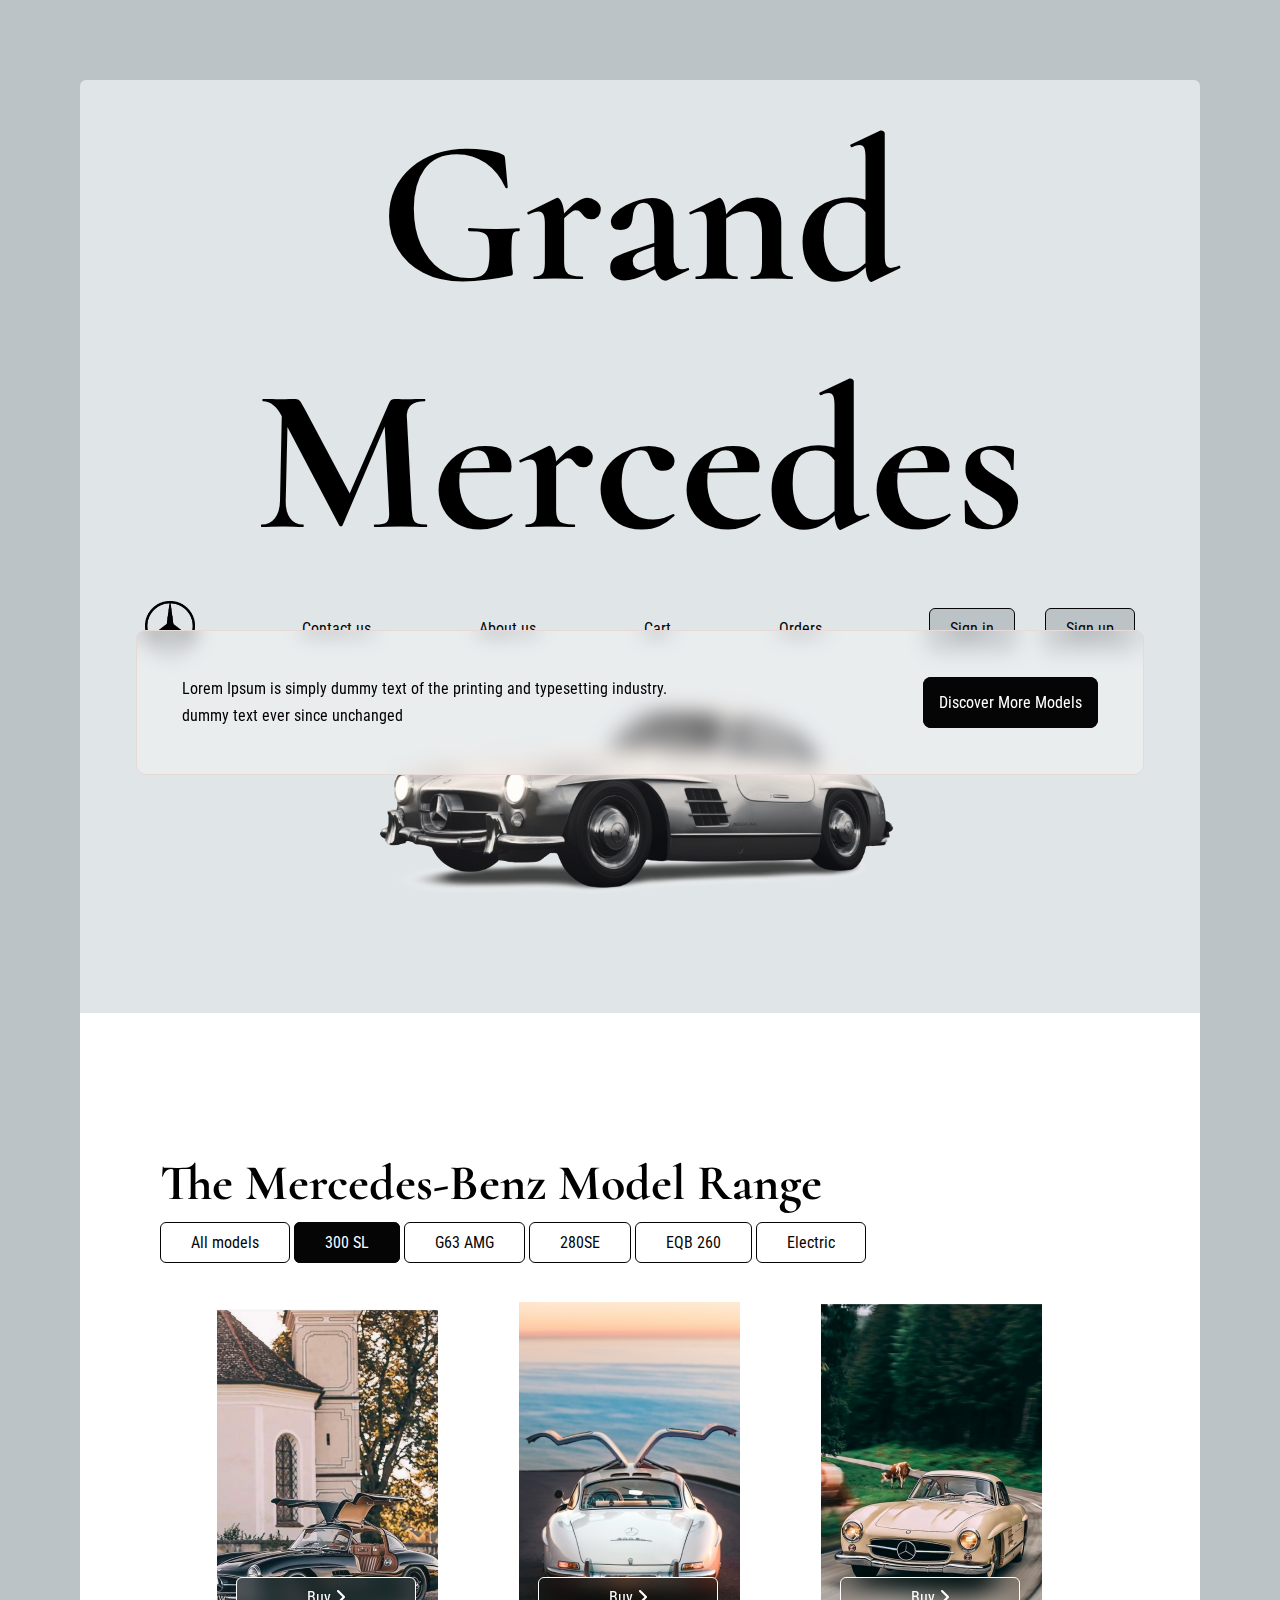
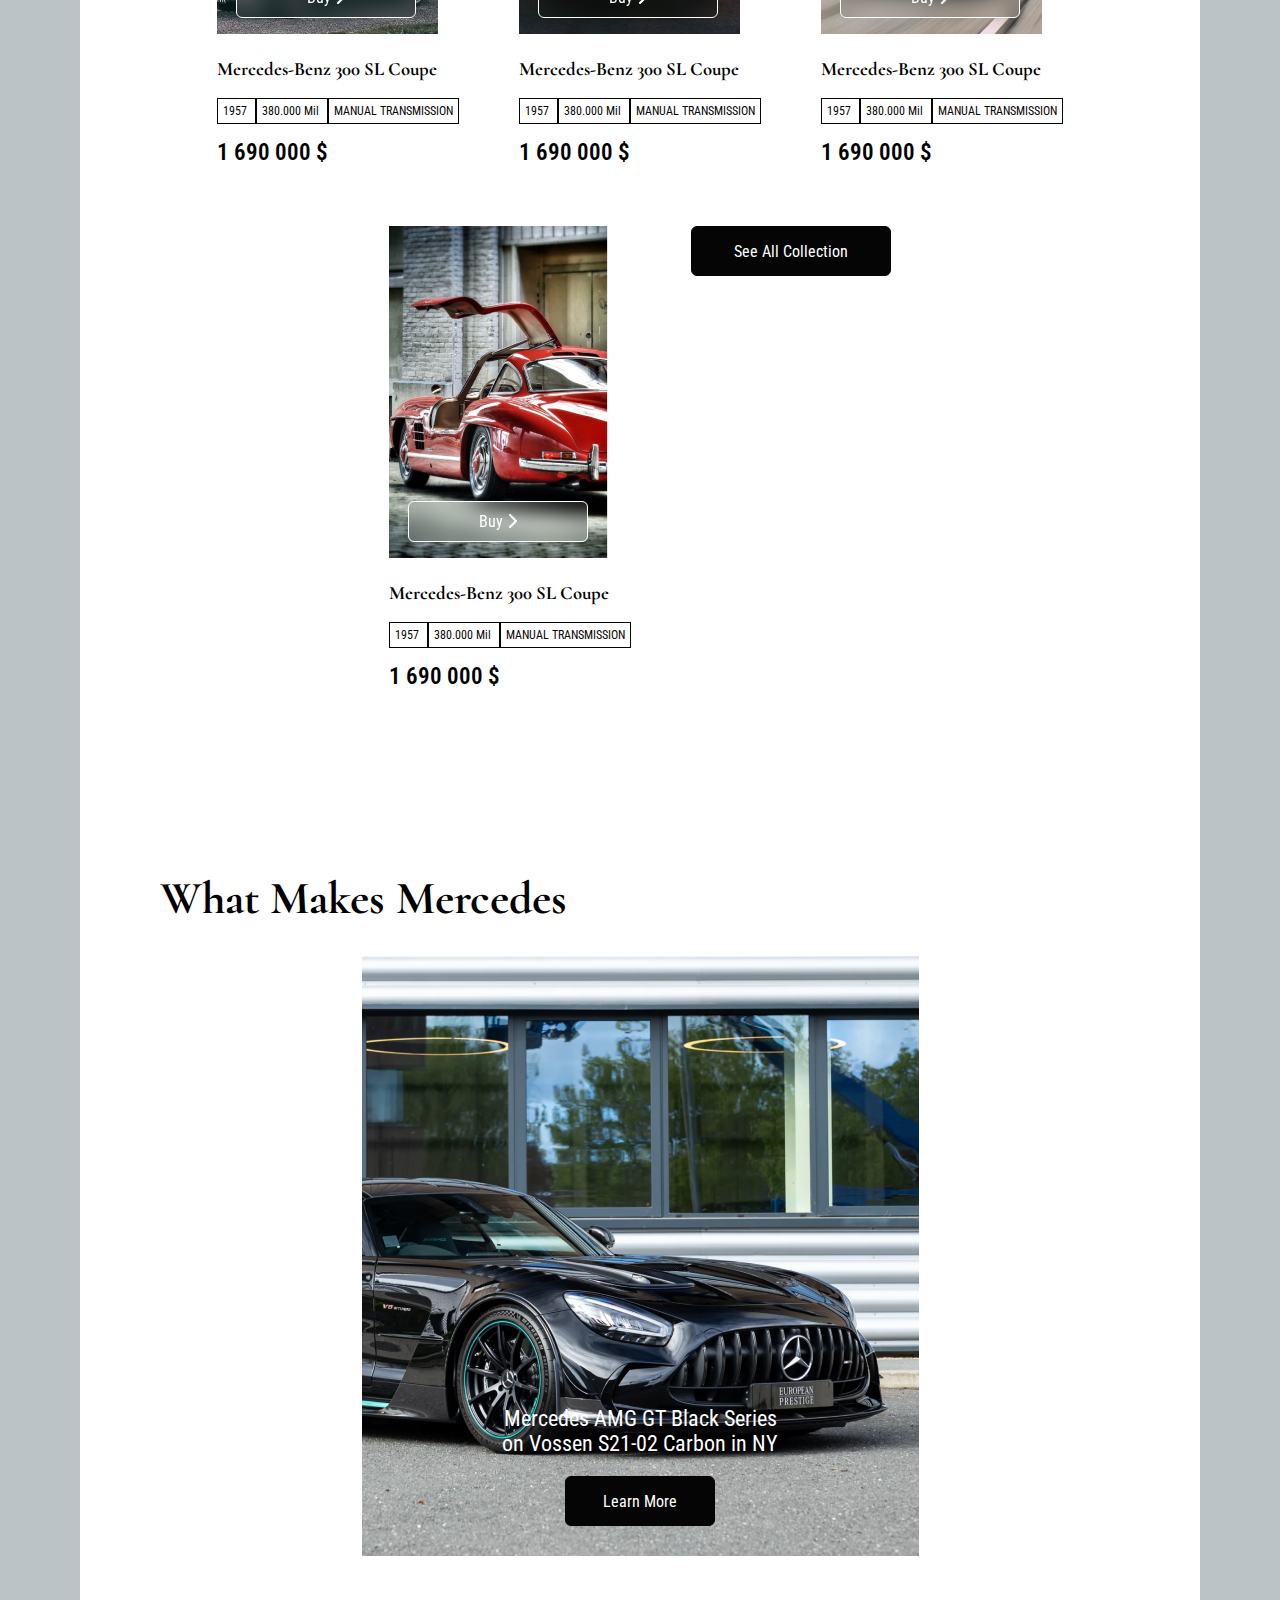
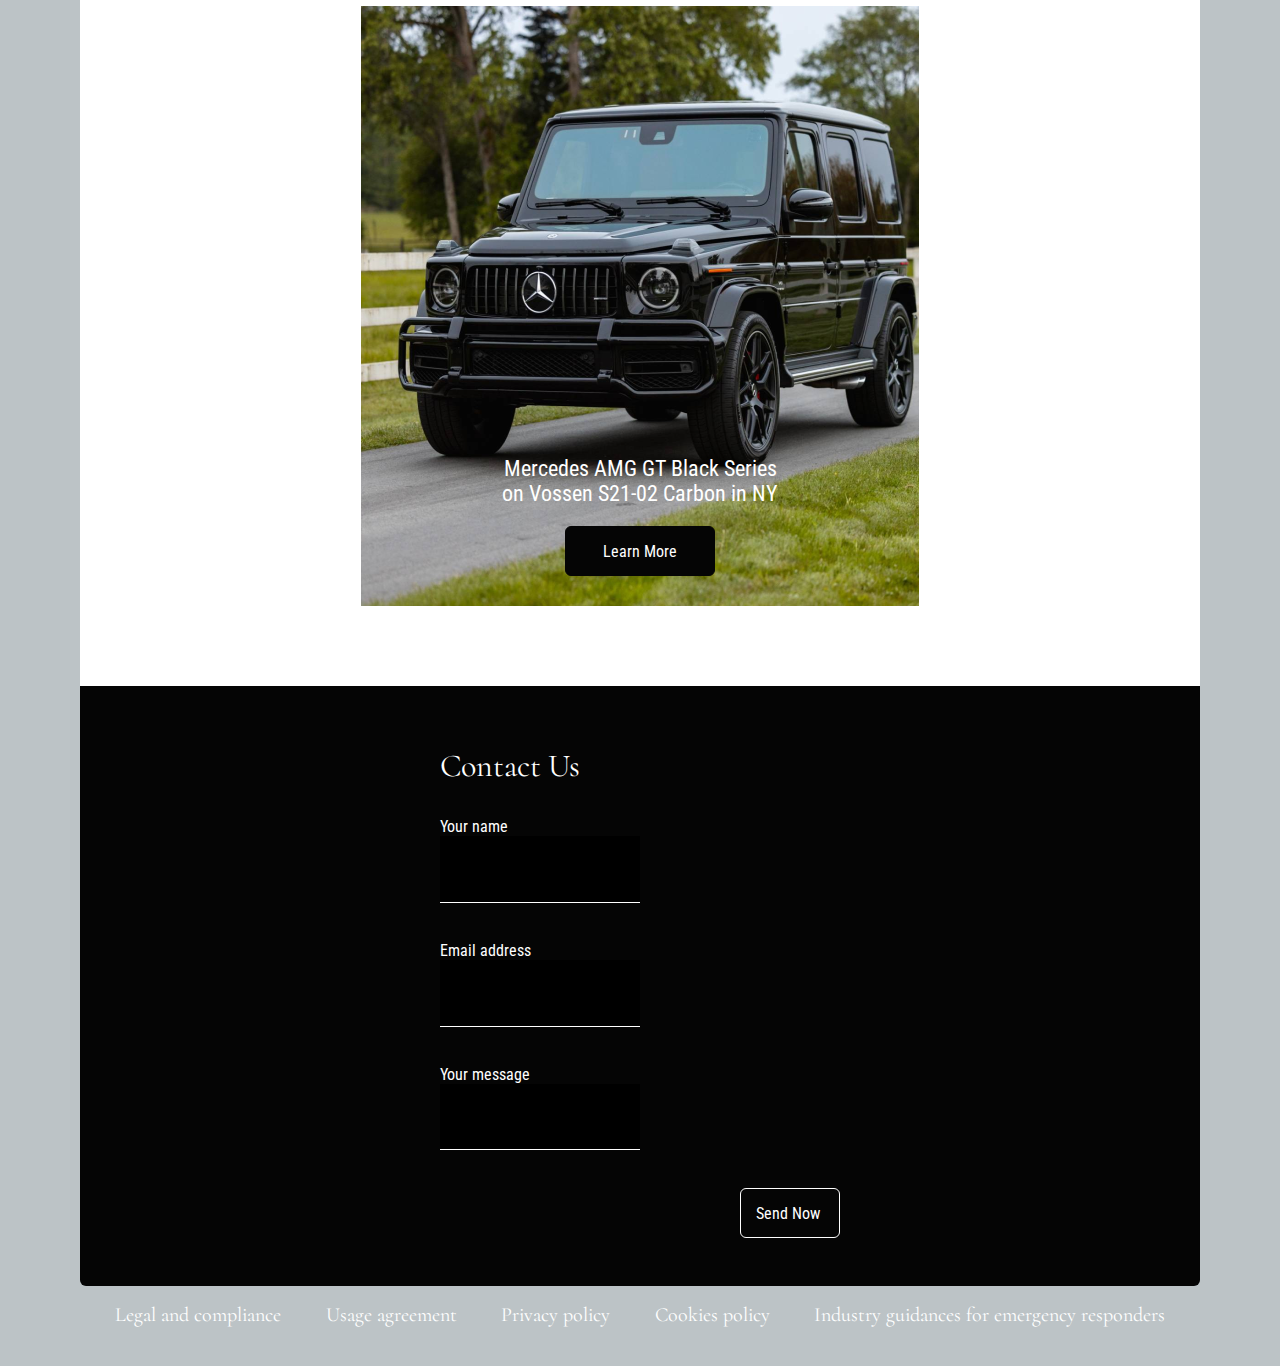
<file: index.html>
<!DOCTYPE html>
<html lang="en">

<head>
  <meta charset="UTF-8" />
  <meta name="viewport" content="width=device-width, initial-scale=1.0" />
  <title>Document</title>
  <link rel="stylesheet" href="style.css" />
  <link rel="preconnect" href="https://fonts.googleapis.com" />
  <link rel="preconnect" href="https://fonts.gstatic.com" crossorigin />
  <link href="https://fonts.googleapis.com/css2?family=Cormorant:ital,wght@0,300..700;1,300..700&display=swap"
    rel="stylesheet" />
  <link rel="preconnect" href="https://fonts.googleapis.com" />
  <link rel="preconnect" href="https://fonts.gstatic.com" crossorigin />
  <link href="https://fonts.googleapis.com/css2?family=Roboto+Condensed:ital,wght@0,100..900;1,100..900&display=swap"
    rel="stylesheet" />
  <link rel="stylesheet" href="https://cdnjs.cloudflare.com/ajax/libs/font-awesome/6.0.0-beta3/css/all.min.css" />
</head>

<body>
  <header>
    <div>
      <h1>Grand Mercedes</h1>
      <nav class="b-navbar">
        <i class="fa-solid fa-bars bars"></i>
        <span class="b-mercedes"><img src="./images/logo.png" alt="" width="50px"></span>
        <ul>
          <li><a href="./index.html#contact">Contact us</a></li>
          <li><a href="./index.html#about">About us</a></li>
          <li><a href="./Basket.html">Cart</a></li>
          <li><a href="./orders.html">Orders</a></li>
        </ul>
        <div class="b-navbar-login">
          <a href="./sign-in.html">Sign in</a>
          <a href="./sign-up.html">Sign up</a>
        </div>
      </nav>
      <img src="./images/header-img.png" width="100%" alt="" />
      <div class="b-header-box">
        <div class="b-header-box-content">
          <div>
            <p>
              Lorem Ipsum is simply dummy text of the printing and typesetting
              industry. dummy text ever since unchanged
            </p>
          </div>
          <div>
            <a href="" class="b-main-btn">Discover More Models</a>
          </div>
        </div>
      </div>
    </div>
  </header>
  <section class="b-models">
    <div class="b-models-header">
      <h2>The Mercedes-Benz Model Range</h2>
    </div>
    <div class="b-models-filter">
      <a href="" class="b-second-btn">All models</a>
      <a href="" class="b-main-btn">300 SL</a>
      <a href="" class="b-second-btn">G63 AMG</a>
      <a href="" class="b-second-btn">280SE</a>
      <a href="" class="b-second-btn">EQB 260</a>
      <a href="" class="b-second-btn">Electric</a>
    </div>
    <div class="b-models-cars">
      <div class="b-models-cars-car">
        <div class="b-models-cars-car-img">
          <img src="./images/1 1.png" alt="" height="332px" width="auto" />
          <a href="./detail.html" class="b-buy-btn">Buy <i class="fa-solid fa-chevron-right"></i></a>
        </div>
        <h3>Mercedes-Benz 300 SL Coupe</h3>
        <div class="b-models-cars-info">
          <span class="b-second-btn"> 1957 </span>
          <span class="b-second-btn"> 380.000 Mil </span>
          <span class="b-second-btn"> MANUAL TRANSMISSION </span>
        </div>
        <span class="b-models-cars-infos-price">1 690 000 $</span>
      </div>
      <div class="b-models-cars-car">
        <div class="b-models-cars-car-img">
          <img src="./images/2 81.png" alt="" height="332px" width="auto" />
          <a href="./detail.html" class="b-buy-btn">Buy <i class="fa-solid fa-chevron-right"></i></a>
        </div>
        <h3>Mercedes-Benz 300 SL Coupe</h3>
        <div class="b-models-cars-info">
          <span class="b-second-btn"> 1957 </span>
          <span class="b-second-btn"> 380.000 Mil </span>
          <span class="b-second-btn"> MANUAL TRANSMISSION </span>
        </div>
        <span class="b-models-cars-infos-price">1 690 000 $</span>
      </div>
      <div class="b-models-cars-car">
        <div class="b-models-cars-car-img">
          <img src="./images/3 1.png" alt="" height="332px" width="auto" />
          <a href="./detail.html" class="b-buy-btn">Buy <i class="fa-solid fa-chevron-right"></i></a>
        </div>
        <h3>Mercedes-Benz 300 SL Coupe</h3>
        <div class="b-models-cars-info">
          <span class="b-second-btn"> 1957 </span>
          <span class="b-second-btn"> 380.000 Mil </span>
          <span class="b-second-btn"> MANUAL TRANSMISSION </span>
        </div>
        <span class="b-models-cars-infos-price">1 690 000 $</span>
      </div>
      <div class="b-models-cars-car">
        <div class="b-models-cars-car-img">
          <img src="./images/4 1.png" alt="" height="332px" width="auto" />
          <a href="./detail.html" class="b-buy-btn">Buy <i class="fa-solid fa-chevron-right"></i></a>
        </div>
        <h3>Mercedes-Benz 300 SL Coupe</h3>
        <div class="b-models-cars-info">
          <span class="b-second-btn"> 1957 </span>
          <span class="b-second-btn"> 380.000 Mil </span>
          <span class="b-second-btn"> MANUAL TRANSMISSION </span>
        </div>
        <span class="b-models-cars-infos-price">1 690 000 $</span>
      </div>
      <a href="./more.html" class="b-main-btn" "> See All Collection</a>
      </div>
    </section>

    <section class=" b-about" id="about">
        <h2>What Makes Mercedes</h2>
        <div class="b-about-cars">
          <div class="b-about-cars-car">
            <img src="./images/makes1.png" alt="" />
            <div class="b-about-link">
              <p>Mercedes AMG GT Black Series on Vossen S21-02 Carbon in NY</p>
              <a href="" class="b-main-btn">Learn More</a>
            </div>
          </div>
          <div class="b-about-cars-car">
            <img src="./images/makes2.png" alt="" />
            <div class="b-about-link">
              <p>Mercedes AMG GT Black Series on Vossen S21-02 Carbon in NY</p>
              <a href="" class="b-main-btn">Learn More</a>
            </div>
          </div>
        </div>
  </section>

  <footer>
    <div class="b-footer-header" id="contact">
      <h3 class="a-1section-h3">Contact Us</h3>
      <form id="a-1section-div-form1" class="a-forms b-forms">
        <label>Your name</label>
        <input type="text" id="fname" name="fname" /><br /><br />
        <label>Email address</label>
        <input type="text" id="fname" name="fname" /><br /><br />
        <label>Your message</label>
        <input type="text" id="fname" name="fname" /><br /><br />
      </form>
      <div class="b-footer-button-box">
        <a href="" class="b-main-btn">Send Now</a>
      </div>
    </div>
    <div class="b-footer-nav">
      <ul>
        <li><a href=""> Legal and compliance </a></li>
        <li><a href=""> Usage agreement </a></li>
        <li><a href=""> Privacy policy </a></li>
        <li><a href=""> Cookies policy </a></li>
        <li><a href=""> Industry guidances for emergency responders </a></li>
      </ul>
    </div>
  </footer>
</body>

</html>
</file>
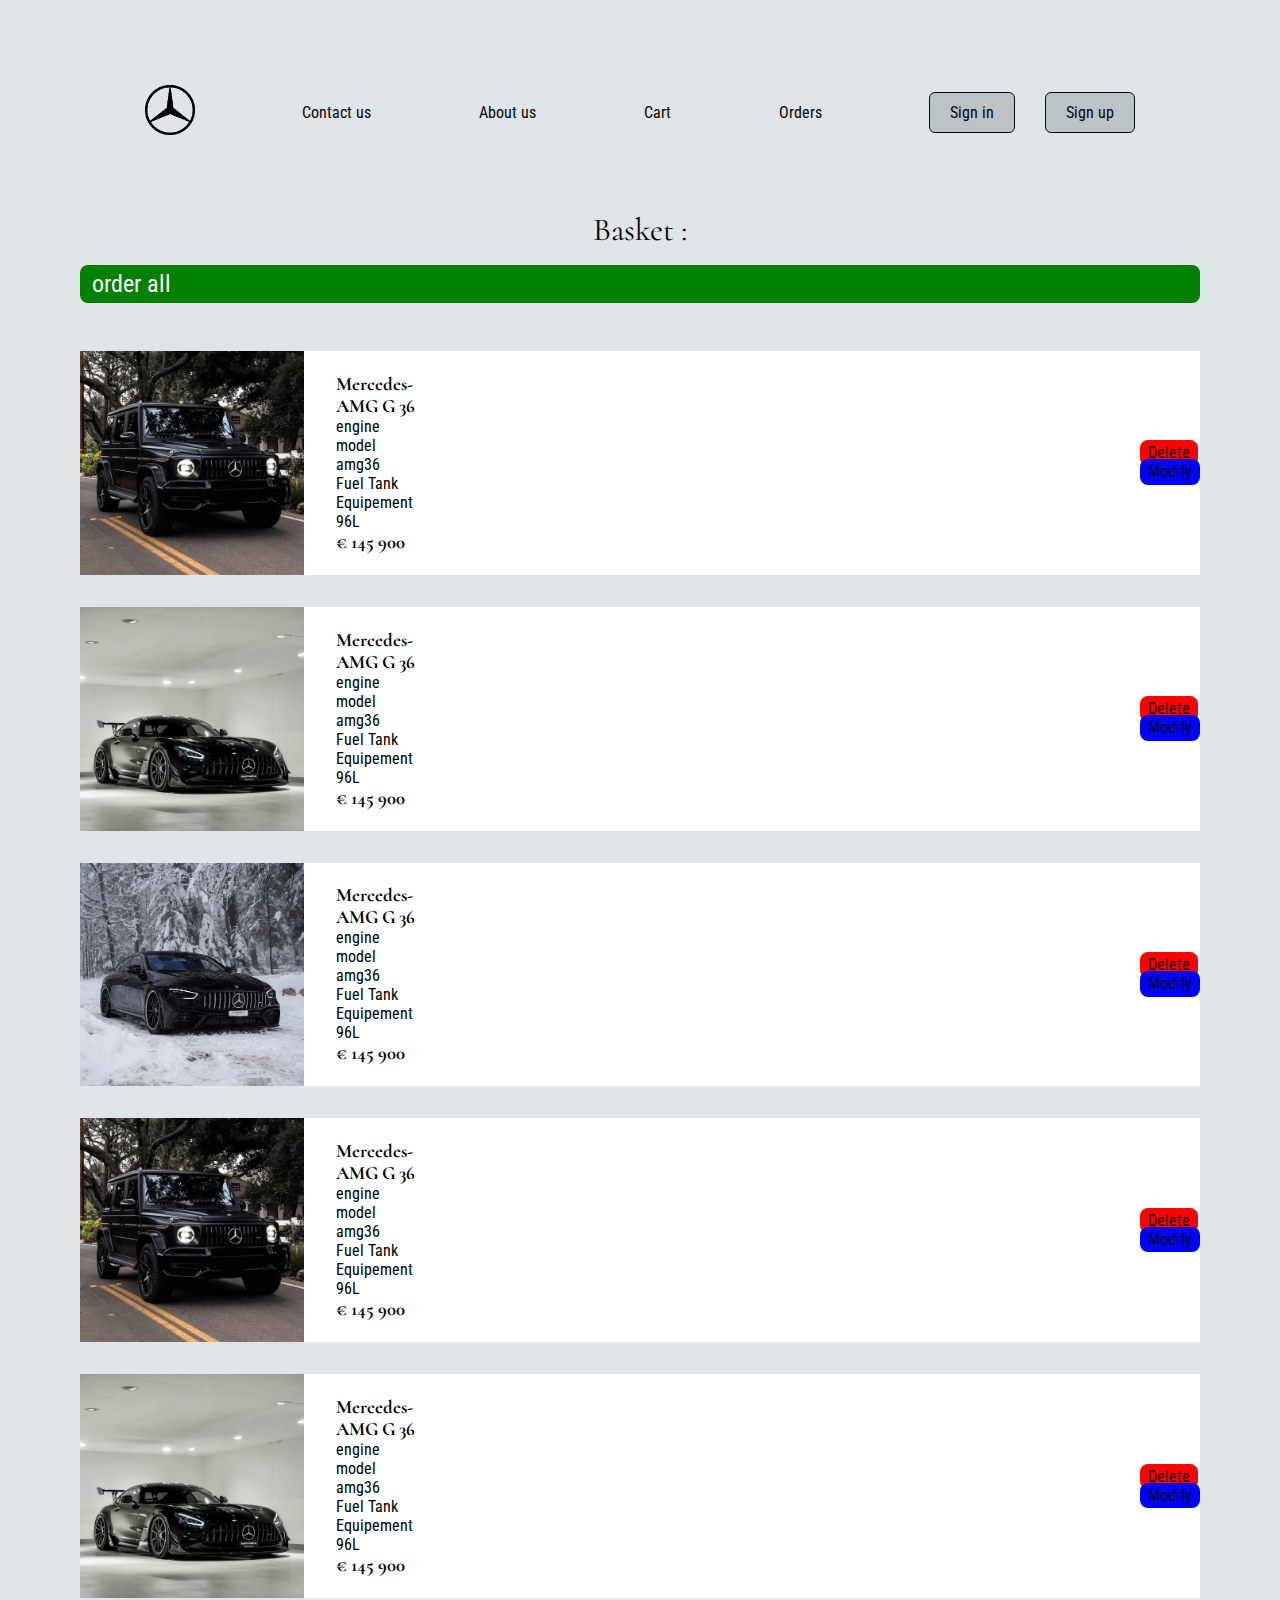
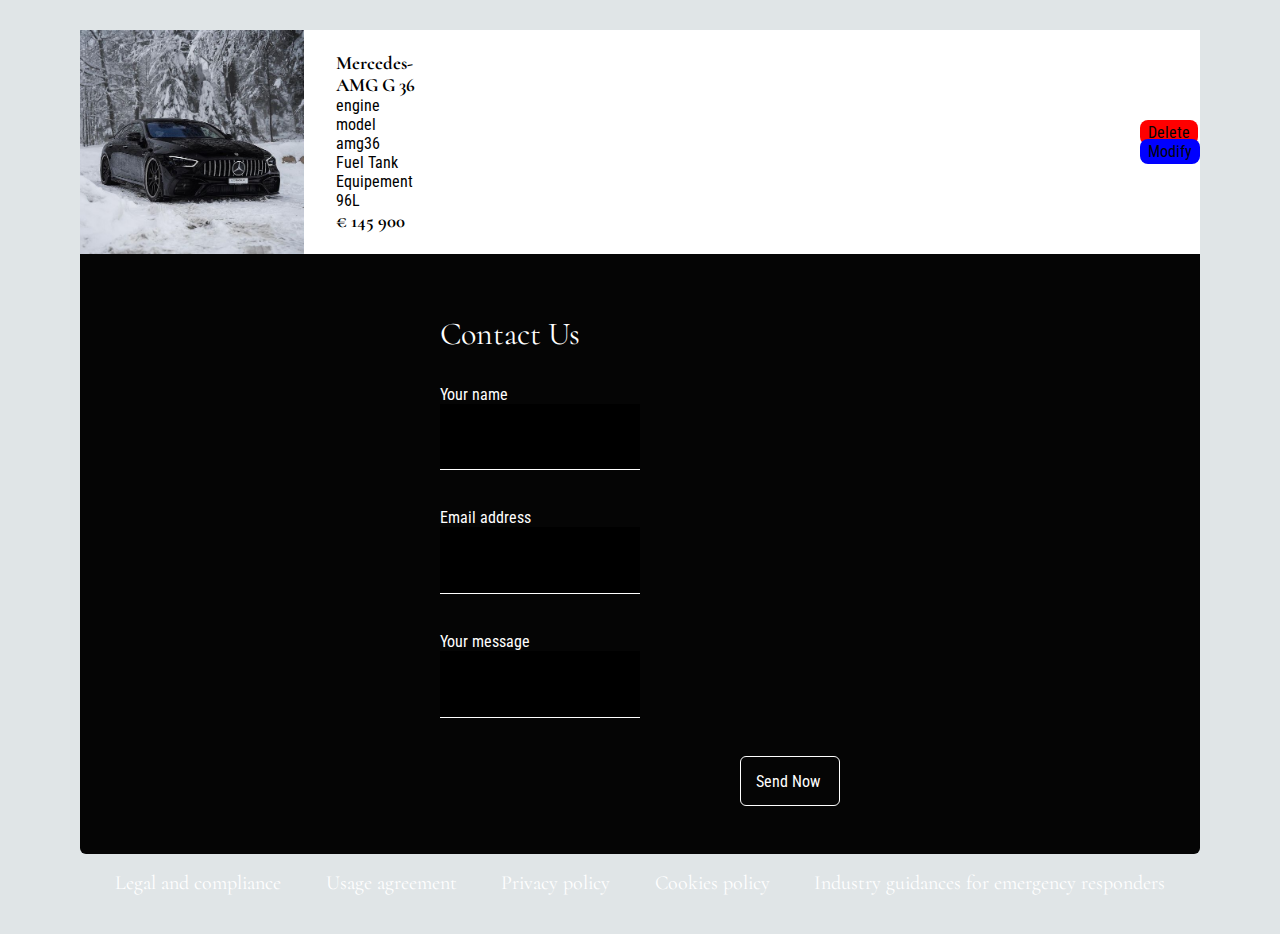
<file: Basket.html>
<!DOCTYPE html>
<html lang="en">

<head>
    <meta charset="UTF-8" />
    <meta name="viewport" content="width=device-width, initial-scale=1.0" />
    <meta name="viewport" content="width=device-width" />
    <title>Document</title>
    <link rel="stylesheet" href="style.css" />
    <link rel="preconnect" href="https://fonts.googleapis.com" />
    <link rel="preconnect" href="https://fonts.gstatic.com" crossorigin />
    <link href="https://fonts.googleapis.com/css2?family=Cormorant:ital,wght@0,300..700;1,300..700&display=swap"
        rel="stylesheet" />
    <link rel="preconnect" href="https://fonts.googleapis.com" />
    <link rel="preconnect" href="https://fonts.gstatic.com" crossorigin />
    <link href="https://fonts.googleapis.com/css2?family=Roboto+Condensed:ital,wght@0,100..900;1,100..900&display=swap"
        rel="stylesheet" />
    <link rel="stylesheet" href="https://cdnjs.cloudflare.com/ajax/libs/font-awesome/6.0.0-beta3/css/all.min.css" />
</head>

<body class="a-add-car">
    <header>
        <div>
            <nav class="b-navbar">
                <i class="fa-solid fa-bars bars"></i>
                <span class="b-mercedes"><img src="./images/logo.png" alt="" width="50px"></span>
                <ul>
                    <li><a href="./index.html#contact">Contact us</a></li>
                    <li><a href="./index.html#about">About us</a></li>
                    <li><a href="./Basket.html">Cart</a></li>
                    <li><a href="./orders.html">Orders</a></li>
                </ul>
                <div class="b-navbar-login">
                    <a href="./sign-in.html">Sign in</a>
                    <a href="./sign-up.html">Sign up</a>
                </div>
            </nav>
        </div>
    </header>
    <h2 class="a-1section-h3" style="color: black; padding: 0.5em 0.5em;">Basket :</h3>
        <section class="order-all"> 
            <a href="" style="background-color: green;"> order all</a>
        </section>
        <main class="a-basket-main">
            <div class="a-basket-main-div">
                <img class="a-main-div-img" src="images/abircar1.jpg" alt="car img" />
                <div class="a-main-div-div">
                    <div class="a-main-div-div-div">
                        <h3>Mercedes-AMG G 36</h3>
                        <p>
                            engine model amg36<br>
                            Fuel Tank Equipement 96L
                        </p>
                        <h3>€ 145 900</h3>
                    </div>
                    <div>
                        <a href="#">Delete</a>
                        <a href="modifyU.html" style="background-color: blue;">Modify</a>
                    </div>
                </div>
            </div>
            <div class="a-basket-main-div">
                <img class="a-main-div-img" src="images/abircar2.jpg" alt="car img" />
                <div class="a-main-div-div">
                    <div class="a-main-div-div-div">
                        <h3>Mercedes-AMG G 36</h3>
                        <p>
                            engine model amg36<br>
                            Fuel Tank Equipement 96L
                        </p>
                        <h3>€ 145 900</h3>
                    </div>
                    <div>
                        <a href="#">Delete</a>
                        <a href="modifyU.html" style="background-color: blue;">Modify</a>
                    </div>
                </div>
            </div>
            <div class="a-basket-main-div">
                <img class="a-main-div-img" src="images/abircar3.jpg" alt="car img" />
                <div class="a-main-div-div">
                    <div class="a-main-div-div-div">
                        <h3>Mercedes-AMG G 36</h3>
                        <p>
                            engine model amg36<br>
                            Fuel Tank Equipement 96L
                        </p>
                        <h3>€ 145 900</h3>
                    </div>
                    <div>
                        <a href="#">Delete</a>
                        <a href="modifyU.html" style="background-color: blue;">Modify</a>
                    </div>
                </div>
            </div>
            <div class="a-basket-main-div">
                <img class="a-main-div-img" src="images/abircar1.jpg" alt="car img" />
                <div class="a-main-div-div">
                    <div class="a-main-div-div-div">
                        <h3>Mercedes-AMG G 36</h3>
                        <p>
                            engine model amg36<br>
                            Fuel Tank Equipement 96L
                        </p>
                        <h3>€ 145 900</h3>
                    </div>
                    <div>
                        <a href="#">Delete</a>
                        <a href="modifyU.html" style="background-color: blue;">Modify</a>
                    </div>
                </div>
            </div>
            </div>
            <div class="a-basket-main-div">
                <img class="a-main-div-img" src="images/abircar2.jpg" alt="car img" />
                <div class="a-main-div-div">
                    <div class="a-main-div-div-div">
                        <h3>Mercedes-AMG G 36</h3>
                        <p>
                            engine model amg36<br>
                            Fuel Tank Equipement 96L
                        </p>
                        <h3>€ 145 900</h3>
                    </div>
                    <div>
                        <a href="#">Delete</a>
                        <a href="modifyU.html" style="background-color: blue;">Modify</a>
                    </div>
                </div>
            </div>

            <div class="a-basket-main-div">
                <img class="a-main-div-img" src="images/abircar3.jpg" alt="car img" />
                <div class="a-main-div-div">
                    <div class="a-main-div-div-div">
                        <h3>Mercedes-AMG G 36</h3>
                        <p>
                            engine model amg36<br>
                            Fuel Tank Equipement 96L
                        </p>
                        <h3>€ 145 900</h3>
                    </div>
                    <div>
                        <a href="#">Delete</a>
                        <a href="modifyU.html" style="background-color: blue;">Modify</a>
                        
                    </div>
                </div>
            </div>
        </main>
        
        <footer>
            <div class="b-footer-header" id="contact">
                <h3 class="a-1section-h3">Contact Us</h3>
                <form id="a-1section-div-form1" class="a-forms b-forms">
                    <label>Your name</label>
                    <input type="text" id="fname" name="fname" /><br /><br />
                    <label>Email address</label>
                    <input type="text" id="fname" name="fname" /><br /><br />
                    <label>Your message</label>
                    <input type="text" id="fname" name="fname" /><br /><br />
                </form>
                <div class="b-footer-button-box">
                    <a href="" class="b-main-btn">Send Now</a>
                </div>
            </div>
            <div class="b-footer-nav">
                <ul>
                    <li><a href=""> Legal and compliance </a></li>
                    <li><a href=""> Usage agreement </a></li>
                    <li><a href=""> Privacy policy </a></li>
                    <li><a href=""> Cookies policy </a></li>
                    <li><a href=""> Industry guidances for emergency responders </a></li>
                </ul>
            </div>
        </footer>
</body>

</html>
</file>
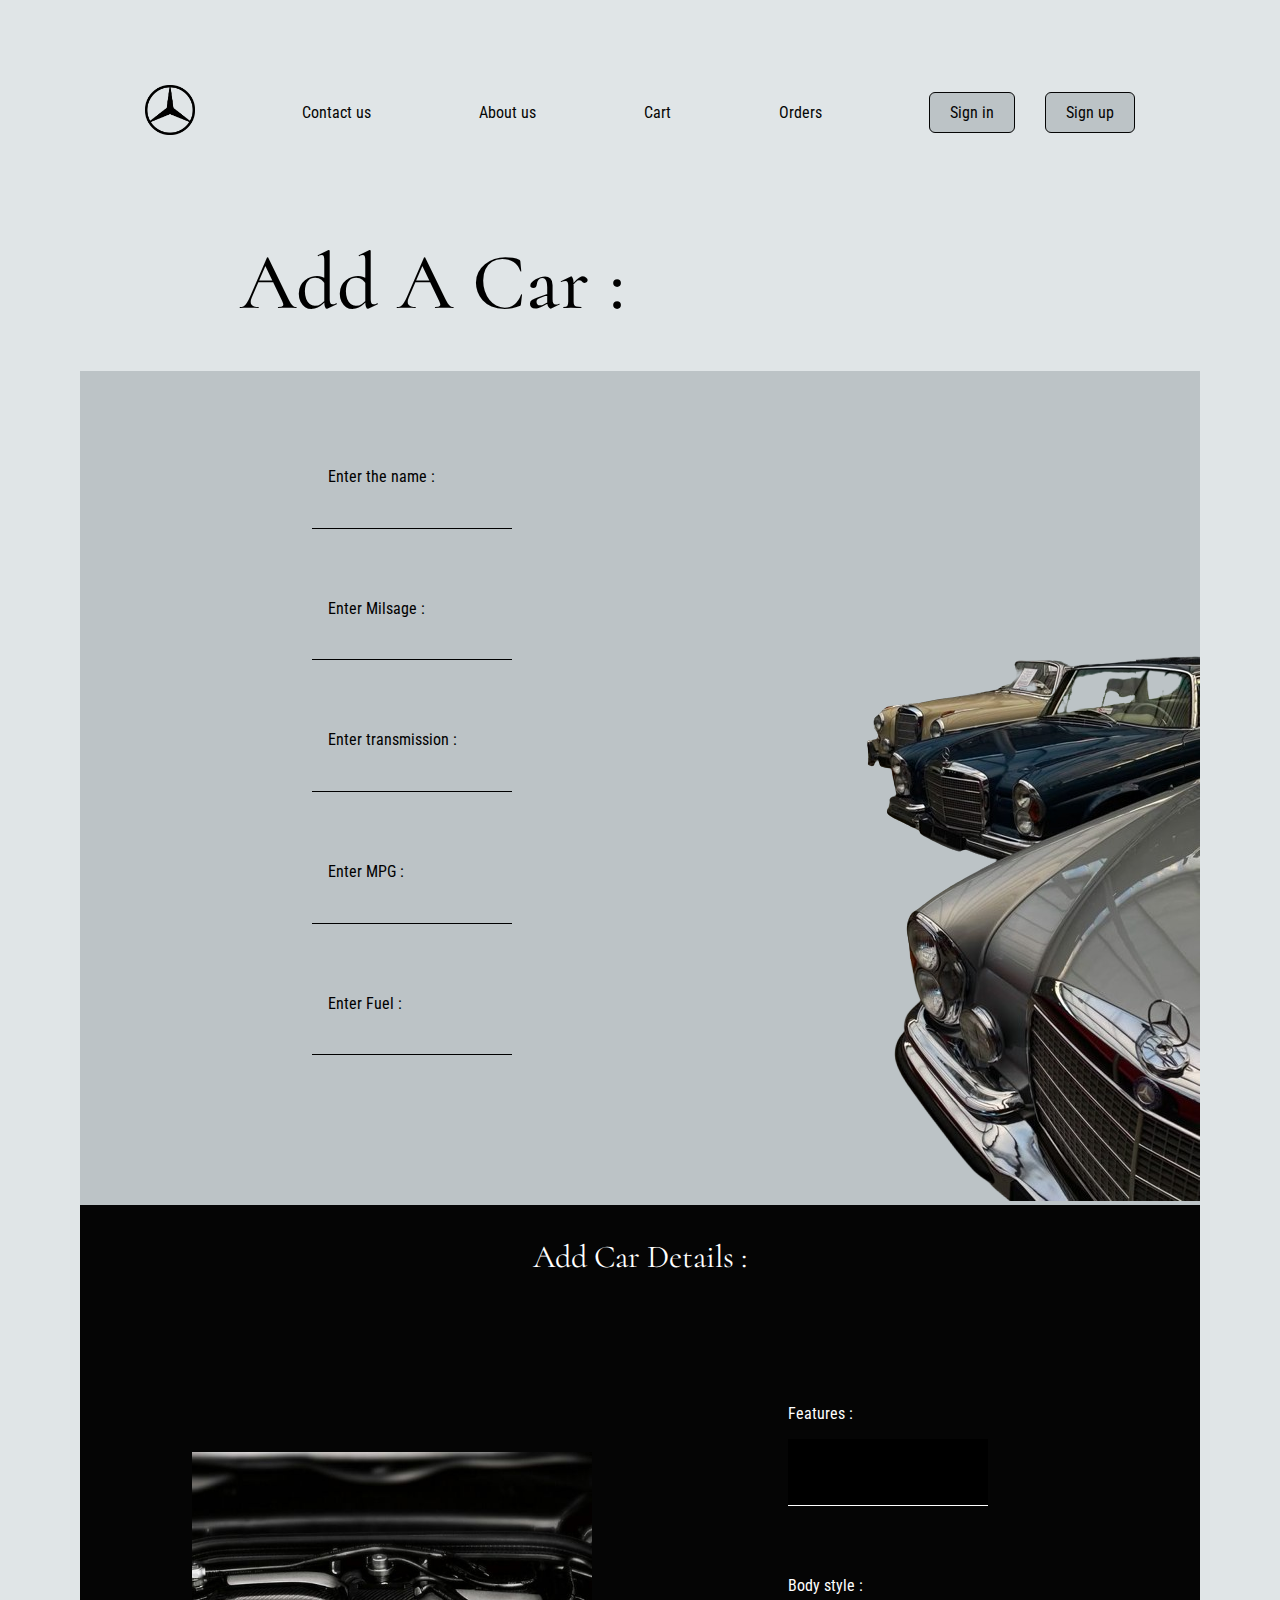
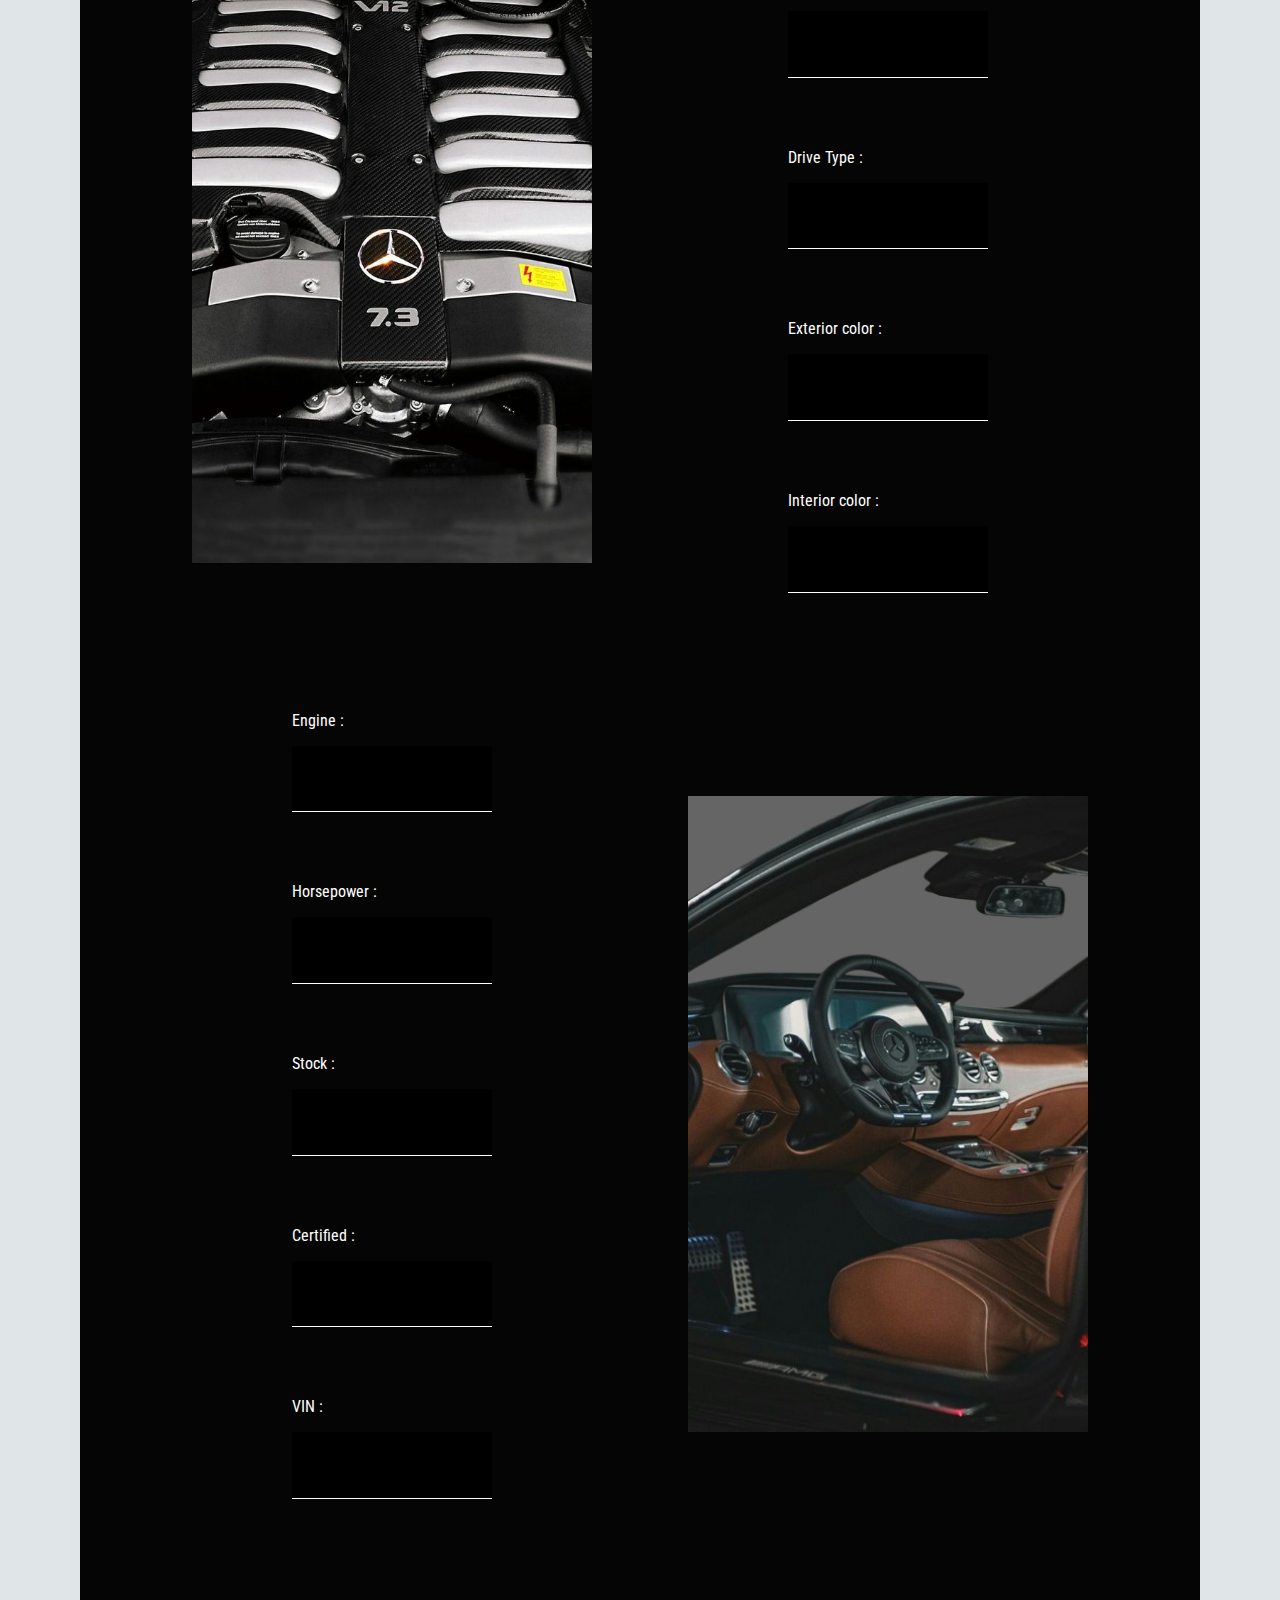
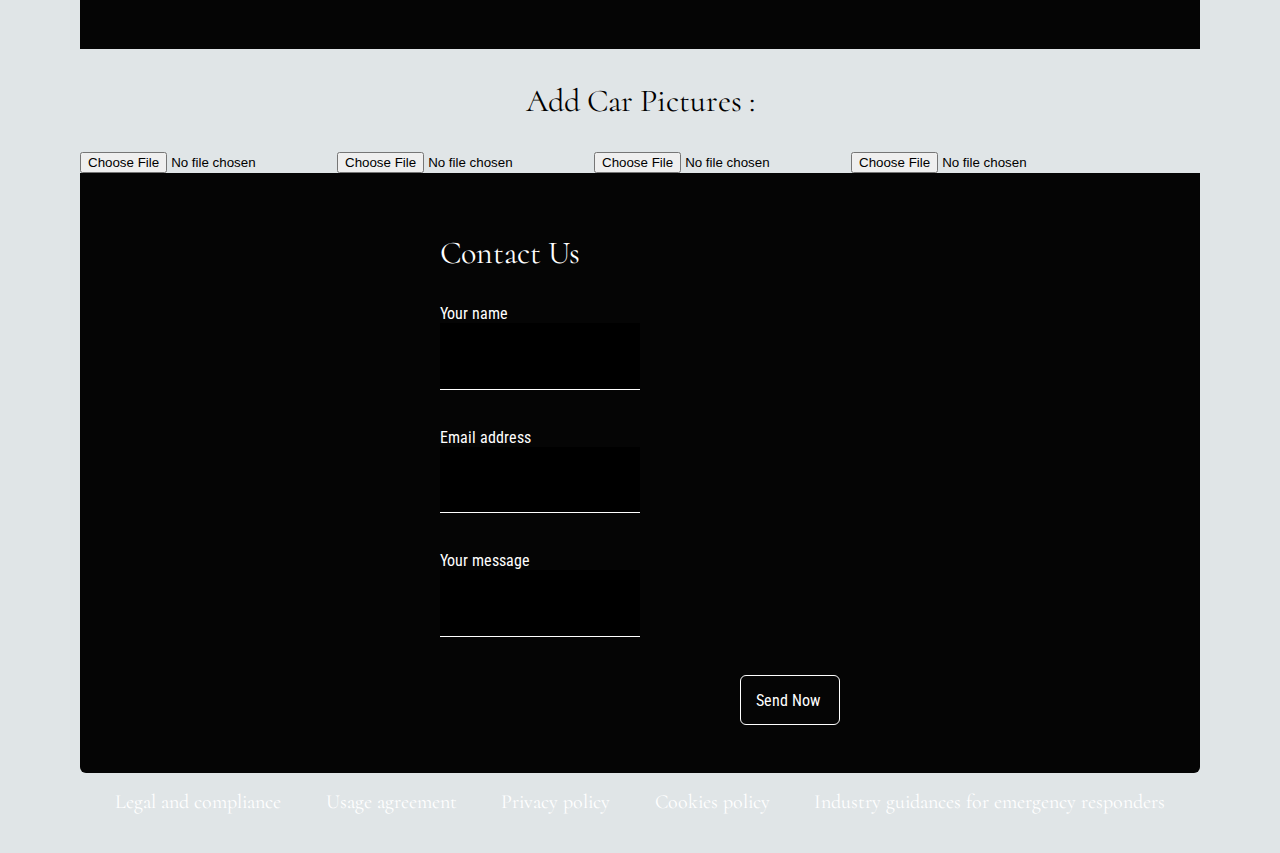
<file: car-adding.html>
<!DOCTYPE html>
<html lang="en">
    <head>
        <meta charset="UTF-8" />
        <meta name="viewport" content="width=device-width, initial-scale=1.0" />
        <meta name="viewport" content="width=device-width"/>
        <title>Document</title>
        <link rel="stylesheet" href="style.css" />
        <link rel="preconnect" href="https://fonts.googleapis.com" />
        <link rel="preconnect" href="https://fonts.gstatic.com" crossorigin />
        <link
          href="https://fonts.googleapis.com/css2?family=Cormorant:ital,wght@0,300..700;1,300..700&display=swap"
          rel="stylesheet"
        />
        <link rel="preconnect" href="https://fonts.googleapis.com" />
        <link rel="preconnect" href="https://fonts.gstatic.com" crossorigin />
        <link
          href="https://fonts.googleapis.com/css2?family=Roboto+Condensed:ital,wght@0,100..900;1,100..900&display=swap"
          rel="stylesheet"
        />
        <link
          rel="stylesheet"
          href="https://cdnjs.cloudflare.com/ajax/libs/font-awesome/6.0.0-beta3/css/all.min.css"
        />
      </head>
<body class="a-add-car">
    <header>
      <nav class="b-navbar">
        <i class="fa-solid fa-bars bars"></i>
        <span class="b-mercedes"><img src="./images/logo.png" alt="" width="50px"></span>
        <ul>
          <li><a href="./index.html#contact">Contact us</a></li>
          <li><a href="./index.html#about">About us</a></li>
          <li><a href="./Basket.html">Cart</a></li>
          <li><a href="./orders.html">Orders</a></li>
        </ul>
        <div class="b-navbar-login">
          <a href="./sign-in.html">Sign in</a>
          <a href="./sign-up.html">Sign up</a>
        </div>
      </nav>
      </header>
      <h2 class="a-add-car-h2">
        Add A Car :
    </h2>
      <main class="a-main">
        
        <div>
            <form id="a-main-div-form" class="a-forms" >
                <label for="fname">Enter the name :</label>
                <input type="text" id="fname" name="fname"><br><br>
                <label for="fname">Enter Milsage :</label>
                <input type="text" id="fname" name="fname"><br><br>
                <label for="fname">Enter transmission :</label>
                <input type="text" id="fname" name="fname"><br><br>
                <label for="fname">Enter MPG :</label>
                <input type="text" id="fname" name="fname"><br><br>
                <label for="fname">Enter Fuel :</label>
                <input type="text" id="fname" name="fname"><br><br>
            </form>
        </div>
        <div class="a-main-div">
            <img id="abircar5" src="images/abircar5.png" alt="car image"/>
        </div>
      </main>
      <section class="a-1section">
        <h3 class="a-1section-h3"> Add Car Details :</h3>
        <div class="a-1section-div">
            <div>
            <img class="a-1section-1img" src="images/abircar6.jpg" alt="car image"/>
            </div>
            <form id="a-1section-div-form1" class="a-forms">
                <label for="fname">Features :</label>
                <input type="text" id="fname" name="fname"><br><br>
                <label for="fname">Body style :</label>
                <input type="text" id="fname" name="fname"><br><br>
                <label for="fname">Drive Type :</label>
                <input type="text" id="fname" name="fname"><br><br>
                <label for="fname">Exterior color :</label>
                <input type="text" id="fname" name="fname"><br><br>
                <label for="fname">Interior color :</label>
                <input type="text" id="fname" name="fname"><br><br>
            </form>
            <form id="a-1section-div-form2" class="a-forms">
                <label for="fname">Engine :</label>
                <input type="text" id="fname" name="fname"><br><br>
                <label for="fname">Horsepower :</label>
                <input type="text" id="fname" name="fname"><br><br>
                <label for="fname">Stock :</label>
                <input type="text" id="fname" name="fname"><br><br>
                <label for="fname">Certified :</label>
                <input type="text" id="fname" name="fname"><br><br>
                <label for="fname">VIN :</label>
                <input type="text" id="fname" name="fname"><br><br>
            </form>
            <div >
                <img class="a-1section-1img" src="images/abircar4.png" alt="car image"/>
            </div>
        </div>
      </section>
      <section class="a-2section">
        <h3 class="a-1section-h3" style="color: black;">Add Car Pictures :</h3>
        <div class="a-2section-img">
            <input type="file" id="poster" name="poster" />
            <input type="file" id="poster" name="poster" accept="image/png, image/jpeg" />
            <input type="file" id="poster" name="poster" accept="image/png, image/jpeg" />
            <input type="file" id="poster" name="poster" accept="image/png, image/jpeg" />
        </div>
      </section>
      <footer>
        <div class="b-footer-header" id="contact">
          <h3 class="a-1section-h3">Contact Us</h3>
          <form id="a-1section-div-form1" class="a-forms b-forms">
            <label>Your name</label>
            <input type="text" id="fname" name="fname" /><br /><br />
            <label>Email address</label>
            <input type="text" id="fname" name="fname" /><br /><br />
            <label>Your message</label>
            <input type="text" id="fname" name="fname" /><br /><br />
          </form>
          <div class="b-footer-button-box">
            <a href="" class="b-main-btn">Send Now</a>
          </div>
        </div>
        <div class="b-footer-nav">
          <ul>
            <li><a href=""> Legal and compliance </a></li>
            <li><a href=""> Usage agreement </a></li>
            <li><a href=""> Privacy policy </a></li>
            <li><a href=""> Cookies policy </a></li>
            <li><a href=""> Industry guidances for emergency responders </a></li>
          </ul>
        </div>
      </footer>
</body>
</html>
</file>
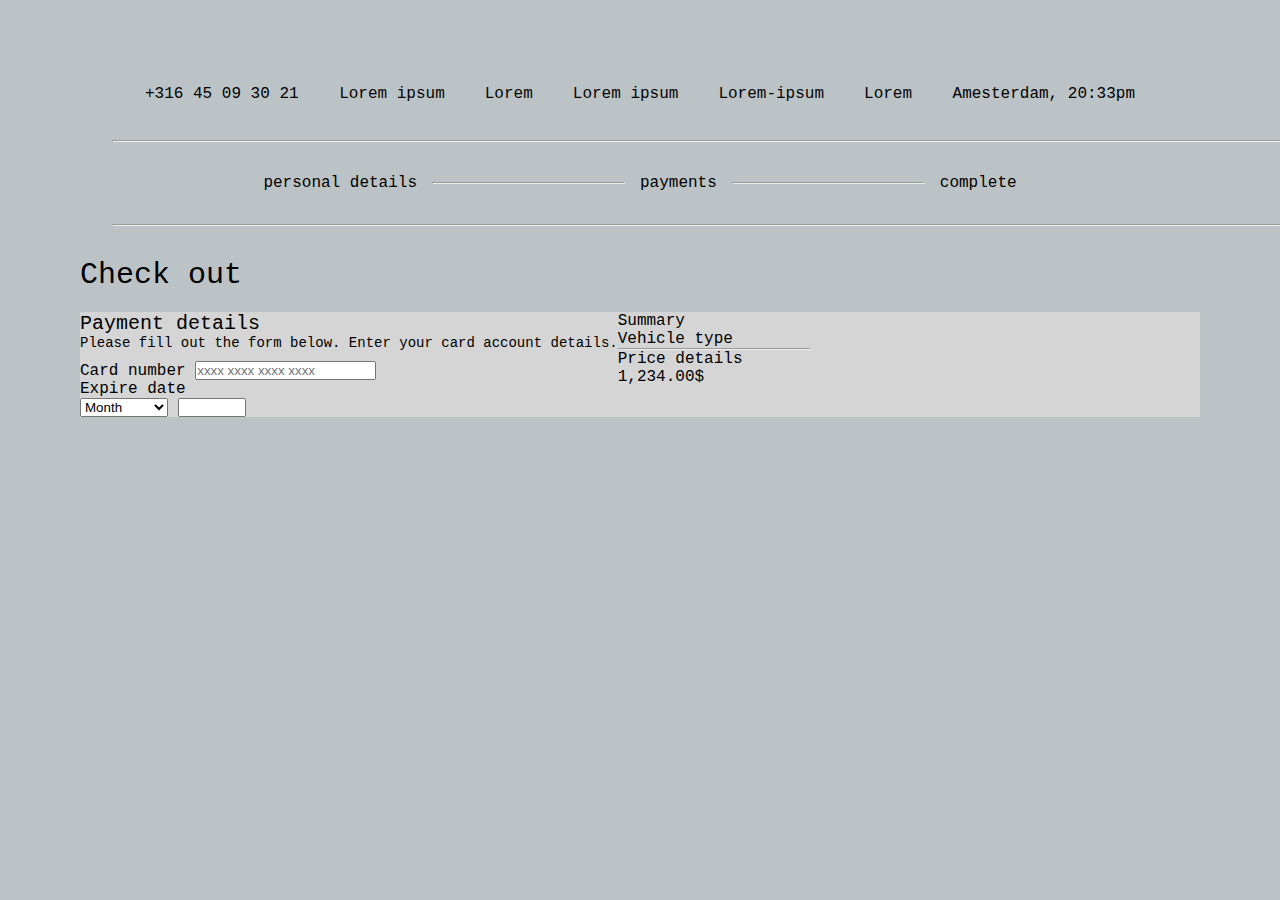
<file: check-out.html>
<!DOCTYPE html>
<html lang="en">

<head>
    <meta charset="UTF-8">
    <meta name="viewport" content="width=device-width, initial-scale=1.0">
    <title>GDV checkout-page</title>
    <link rel="stylesheet" href="style.css">
</head>

<body>
    <nav class="b-navbar">
        <span>+316 45 09 30 21</span>
        <ul>
            <li><a href="">Lorem ipsum</a></li>
            <li><a href="">Lorem</a></li>
            <li><a href="">Lorem ipsum</a></li>
            <li><a href="">Lorem-ipsum</a></li>
            <li><a href="">Lorem</a></li>
        </ul>
        <span>Amesterdam, 20:33pm</span>
    </nav>

    <section class="Y-checkout">
        <hr class="Y-big-line">
        <div class="Y-between-lines">
            <p>personal details</p>
            <hr class="little-line">
            <p>payments</p>
            <hr class="little-line">
            <p>complete</p>
        </div>
        <hr class="Y-big-line">

        <p class="Y-check">Check out</p>

        <div class="Y-checkout-area">
            <div class="Y-P-details">
                <div class="Y-payment-div">
                    <p class="Y-PP-para">Payment details</p>
                    <p class="Y-p-para">Please fill out the form below. Enter your card account details.</p>
                </div>

                <div class="Y-card-num">
                    <form>
                        <label>Card number</label>
                        <input class="Y-card-number" type="tel" inputmode="numerique" pattern="[0-9\s]{13,19}"
                            autocomplete="cc-number" maxlength="19" placeholder="xxxx xxxx xxxx xxxx" required>
                    </form>
                </div>
                <div class="Y-expireDate">
                    <p>Expire date</p>
                    <div class="Y-m-year">
                        <select>
                            <option value=''>Month</option>
                            <option value='01'>January</option>
                            <option value='02'>February</option>
                            <option value='03'>March</option>
                            <option value='04'>April</option>
                            <option value='05'>May</option>
                            <option value='06'>June</option>
                            <option value='07'>July</option>
                            <option value='08'>August</option>
                            <option value='09'>September</option>
                            <option value='10'>October</option>
                            <option value='11'>November</option>
                            <option value='12'>December</option>
                        </select>


                        <input type="number" min="2024" max="2099">
                    </div>
                </div>
            </div>

            <div class="Y-summary">
                <p>Summary</p>
                <p>Vehicle type</p>
                <hr>
                <p>Price details</p>
                <p>1,234.00$</p>

            </div>

        </div>
        </div>
    </section>
</body>

</html>
</file>
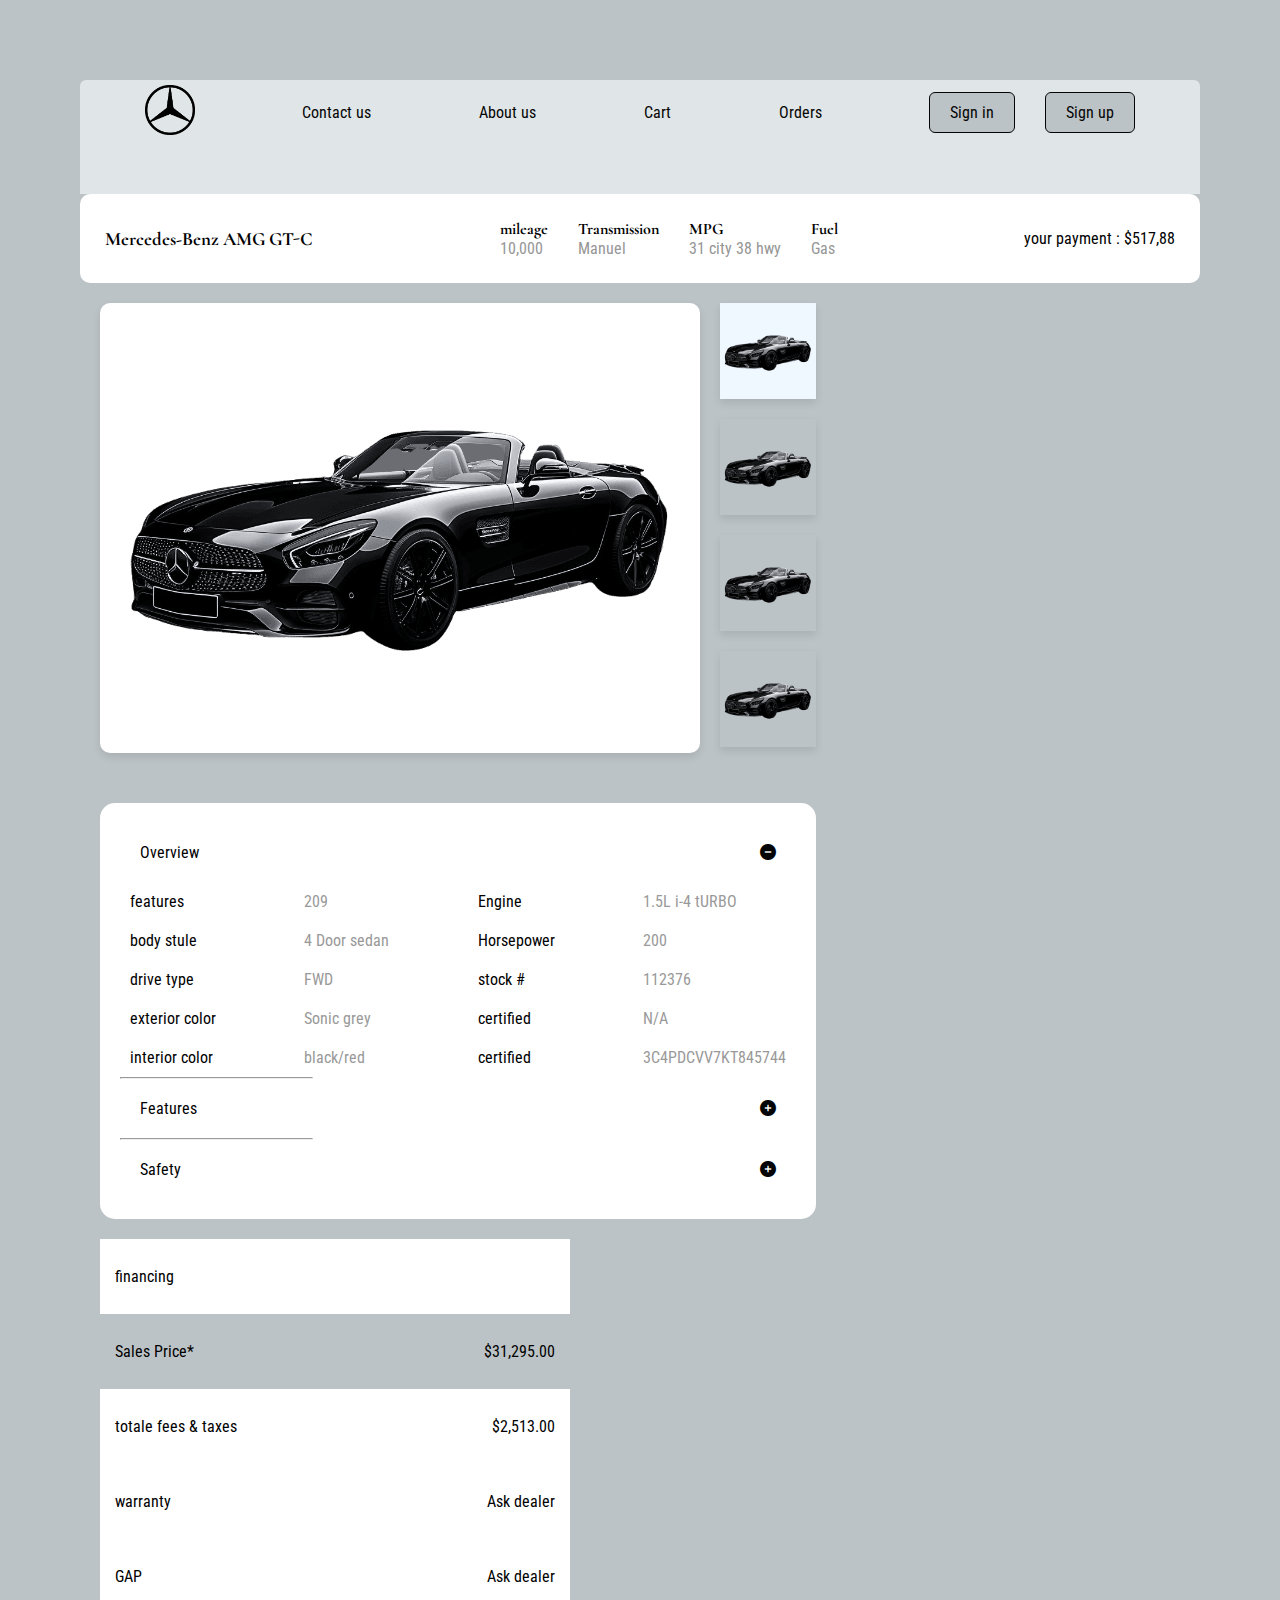
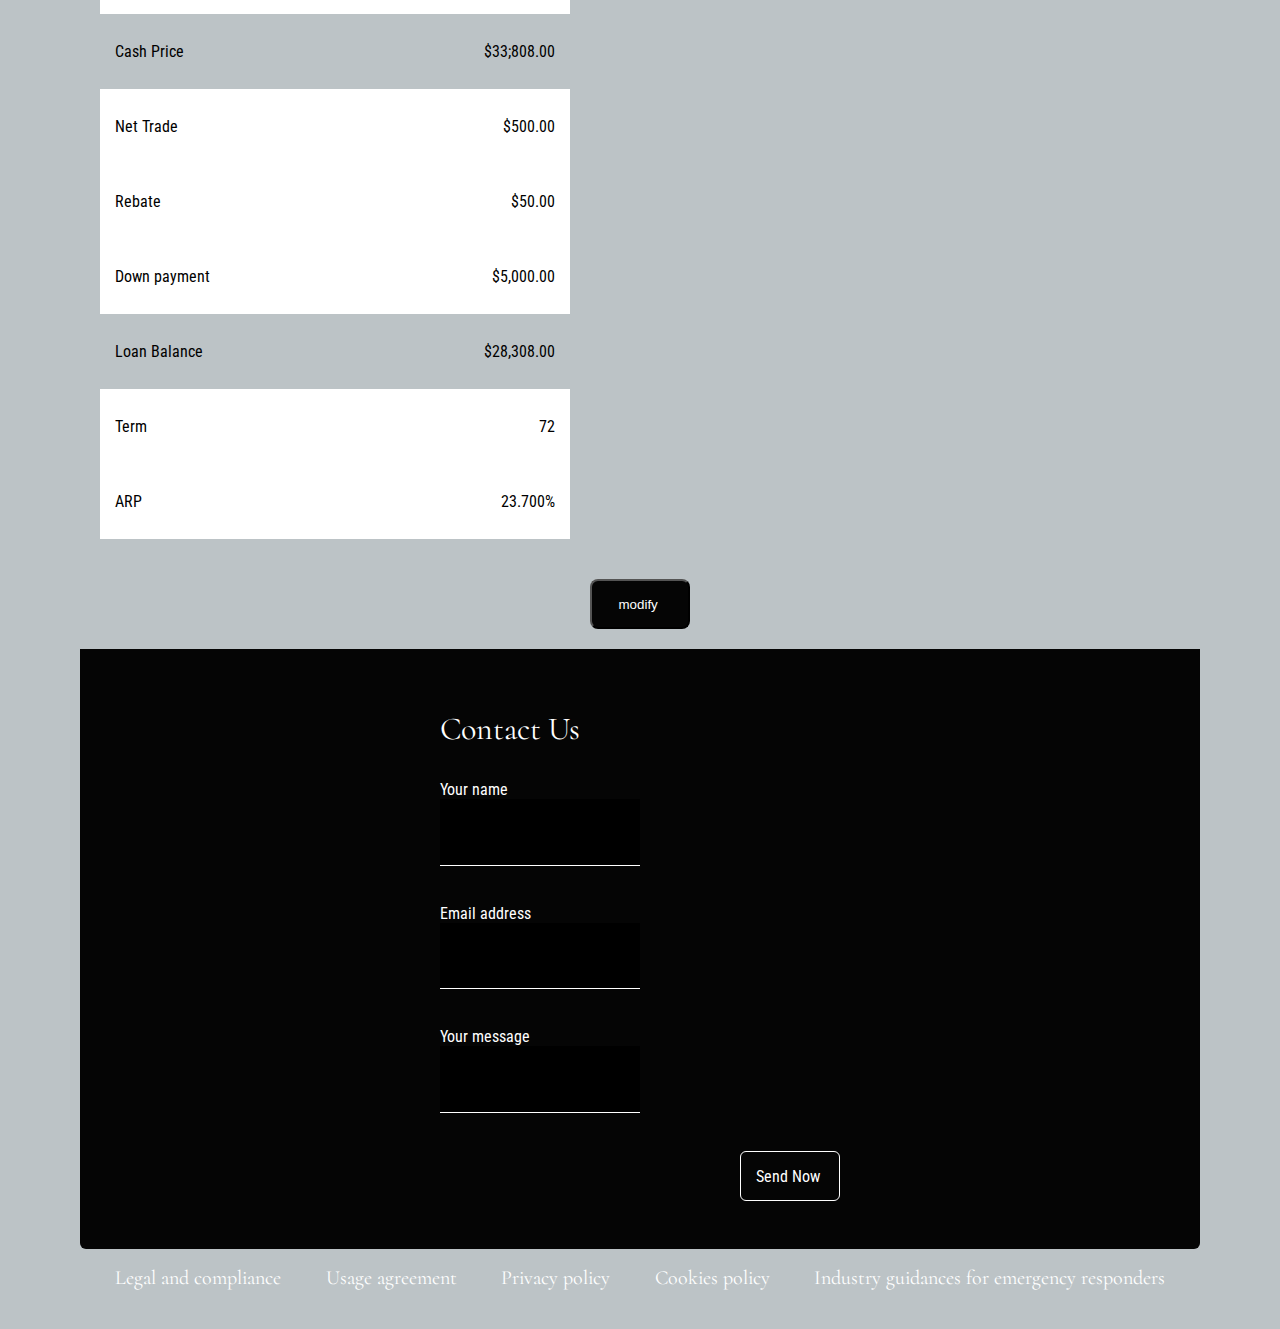
<file: detail.html>
<!DOCTYPE html>
<html lang="en">

<head>
    <meta charset="UTF-8" />
    <meta name="viewport" content="width=device-width, initial-scale=1.0" />
    <title>Document</title>
    <link rel="stylesheet" href="style.css" />
    <link rel="preconnect" href="https://fonts.googleapis.com" />
    <link rel="preconnect" href="https://fonts.gstatic.com" crossorigin />
    <link href="https://fonts.googleapis.com/css2?family=Cormorant:ital,wght@0,300..700;1,300..700&display=swap"
        rel="stylesheet" />
    <link rel="preconnect" href="https://fonts.googleapis.com" />
    <link rel="preconnect" href="https://fonts.gstatic.com" crossorigin />
    <link href="https://fonts.googleapis.com/css2?family=Roboto+Condensed:ital,wght@0,100..900;1,100..900&display=swap"
        rel="stylesheet" />
    <link rel="stylesheet" href="https://cdnjs.cloudflare.com/ajax/libs/font-awesome/6.0.0-beta3/css/all.min.css" />
</head>

<body>
    <header class="K-header">
        <nav class="b-navbar">
            <i class="fa-solid fa-bars bars"></i>
            <span class="b-mercedes"><img src="./images/logo.png" alt="" width="50px"></span>
            <ul>
                <li><a href="./index.html#contact">Contact us</a></li>
                <li><a href="./index.html#about">About us</a></li>
                <li><a href="./Basket.html">Cart</a></li>
                <li><a href="./orders.html">Orders</a></li>
            </ul>
            <div class="b-navbar-login">
                <a href="./sign-in.html">Sign in</a>
                <a href="./sign-up.html">Sign up</a>
            </div>
        </nav>
    </header>
    <section class="K-infosCar">
        <div class="K-name">
            <h3>
                Mercedes-Benz AMG GT-C
            </h3>
        </div>
        <div class="K-info">
            <div class="K-info-supp">
                <h4>mileage</h4>
                <p>10,000</p>
            </div>
            <div class="K-info-supp">
                <h4>Transmission</h4>
                <p>Manuel</p>
            </div>
            <div class="K-info-supp">
                <h4>MPG</h4>
                <p>31 city 38 hwy</p>
            </div>
            <div class="K-info-supp">
                <h4>Fuel</h4>
                <p>Gas</p>
            </div>
        </div>
        <div class="K-prix">
            <p>your payment : <span class="K-price">$517,88</span></p>
        </div>
    </section>
    <section class="K-sectionP">
        <div class="K-sectionP-div1">
            <div class="K-sectionP-imgCar">
                <div class="K-sectionP-imgCar-Gimage">
                    <img src="./images/detailIMG.png" alt="">
                </div>
                <div class="K-sectionP-imgCar-Pimages">
                    <div class="sectionP-imgCar-Pimages-img1">
                        <img src="./images/detailIMG.png" alt="">
                    </div>
                    <div class="sectionP-imgCar-Pimages-img">
                        <img src="./images/detailIMG.png" alt="">
                    </div>
                    <div class="sectionP-imgCar-Pimages-img">
                        <img src="./images/detailIMG.png" alt="">
                    </div>
                    <div class="sectionP-imgCar-Pimages-img">
                        <img src="./images/detailIMG.png" alt="">
                    </div>

                </div>
            </div>
            <div class="K-sectionP-autres">
                <div class="K-Overview">
                    <p>Overview</p>
                    <a href=""><i class="fa-solid fa-circle-minus"></i></a>
                </div>
                <div class="K-Overview-desc">
                    <div class="K-Overview-desc1">
                        <p>features</p>
                        <p>body stule</p>
                        <p>drive type</p>
                        <p>exterior color</p>
                        <p>interior color</p>
                    </div>
                    <div class="K-Overview-desc2">
                        <p>209</p>
                        <p>4 Door sedan</p>
                        <p>FWD</p>
                        <p>Sonic grey</p>
                        <p>black/red</p>
                    </div>
                    <div class="K-Overview-desc3">
                        <p>Engine</p>
                        <p>Horsepower</p>
                        <p>stock #</p>
                        <p>certified</p>
                        <p>certified</p>
                    </div>
                    <div class="K-Overview-desc4">
                        <p>1.5L i-4 tURBO</p>
                        <p>200</p>
                        <p>112376</p>
                        <p>N/A</p>
                        <p>3C4PDCVV7KT845744</p>
                    </div>
                </div>
                <hr class="k-hr">
                <div class="K-Overview">
                    <p>Features</p>
                    <a href=""><i class="fa-solid fa-circle-plus"></i></a>
                </div>
                <hr class="k-hr">
                <div class="K-Overview">
                    <p>Safety</p>
                    <a href=""><i class="fa-solid fa-circle-plus"></i></i></a>
                </div>
            </div>
        </div>
        <div class="K-sectionP-infos">
            <p>financing</p>
            <div class="K-desc1">
                <p>Sales Price*</p>
                <p>$31,295.00</p>
            </div>
            <div class="K-desc2">
                <p>totale fees & taxes </p>
                <p>$2,513.00</p>
            </div>
            <div class="K-desc3">
                <p>warranty</p>
                <p>Ask dealer</p>
            </div>
            <div class="K-desc4">
                <p>GAP</p>
                <p>Ask dealer</p>
            </div>
            <div class="K-desc1">
                <p>Cash Price</p>
                <p>$33;808.00</p>
            </div>
            <div class="K-desc2">
                <p>Net Trade </p>
                <p>$500.00</p>
            </div>
            <div class="K-desc3">
                <p>Rebate</p>
                <p>$50.00</p>
            </div>
            <div class="K-desc4">
                <p>Down payment</p>
                <p>$5,000.00</p>
            </div>
            <div class="K-desc1">
                <p>Loan Balance</p>
                <p>$28,308.00</p>
            </div>
            <div class="K-desc2">
                <p>Term</p>
                <p>72</p>
            </div>
            <div class="K-desc3">
                <p>ARP </p>
                <p>23.700%</p>
            </div>
        </div>
    </section>
    <section class="K-modify">
        <a href="dialog.html"><button class="K-sectionP-button" onclick=showModifyDialog()> modify </button></a>
        <!-- <a href="lien dyal modal de modofication"><input class="K-sectionP-button" type="button" value="modify" /></a> -->
    </section>
    <footer>
        <div class="b-footer-header">
            <h3 class="a-1section-h3">Contact Us</h3>
            <form id="a-1section-div-form1" class="a-forms b-forms">
                <label>Your name</label>
                <input type="text" id="fname" name="fname" /><br /><br />
                <label>Email address</label>
                <input type="text" id="fname" name="fname" /><br /><br />
                <label>Your message</label>
                <input type="text" id="fname" name="fname" /><br /><br />
            </form>
            <div class="b-footer-button-box">
                <a href="" class="b-main-btn">Send Now</a>
            </div>
        </div>
        <div class="b-footer-nav">
            <ul>
                <li><a href=""> Legal and compliance </a></li>
                <li><a href=""> Usage agreement </a></li>
                <li><a href=""> Privacy policy </a></li>
                <li><a href=""> Cookies policy </a></li>
                <li><a href=""> Industry guidances for emergency responders </a></li>
            </ul>
        </div>
    </footer>
</body>

</html>
</file>
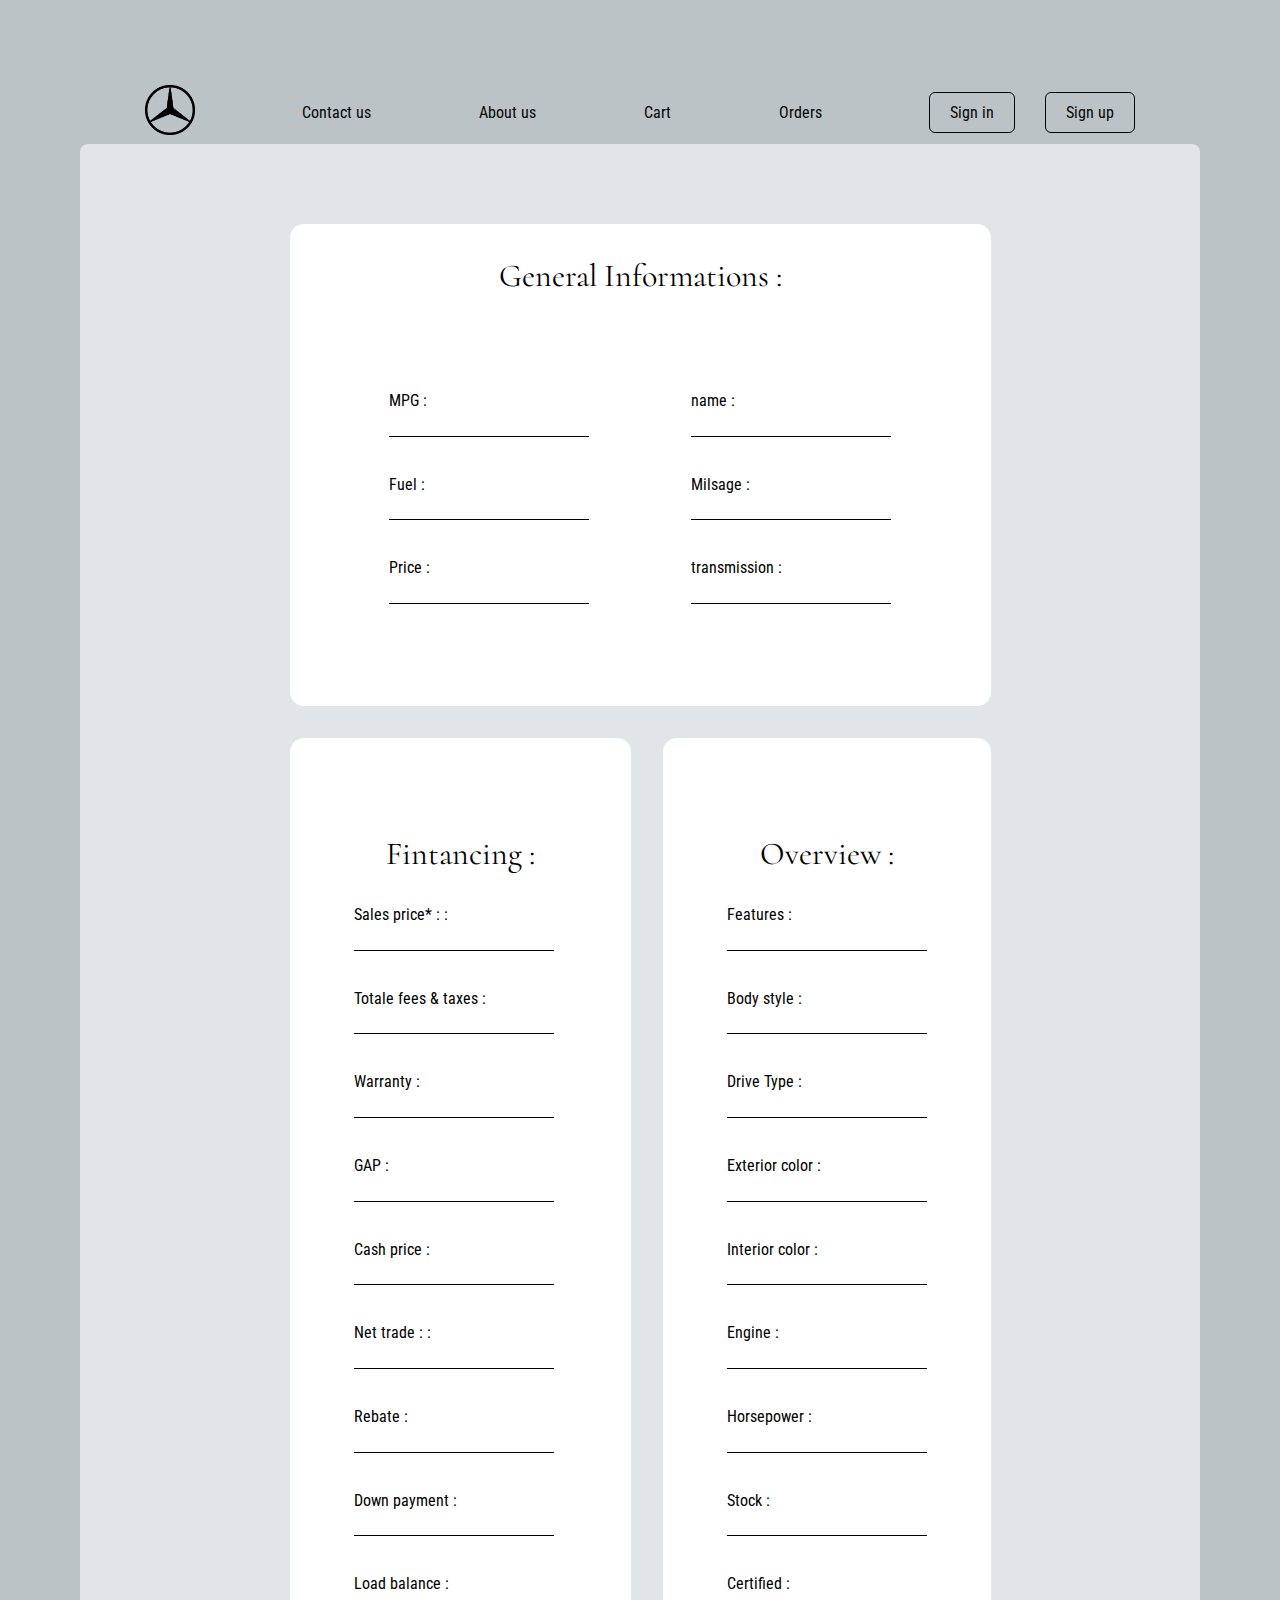
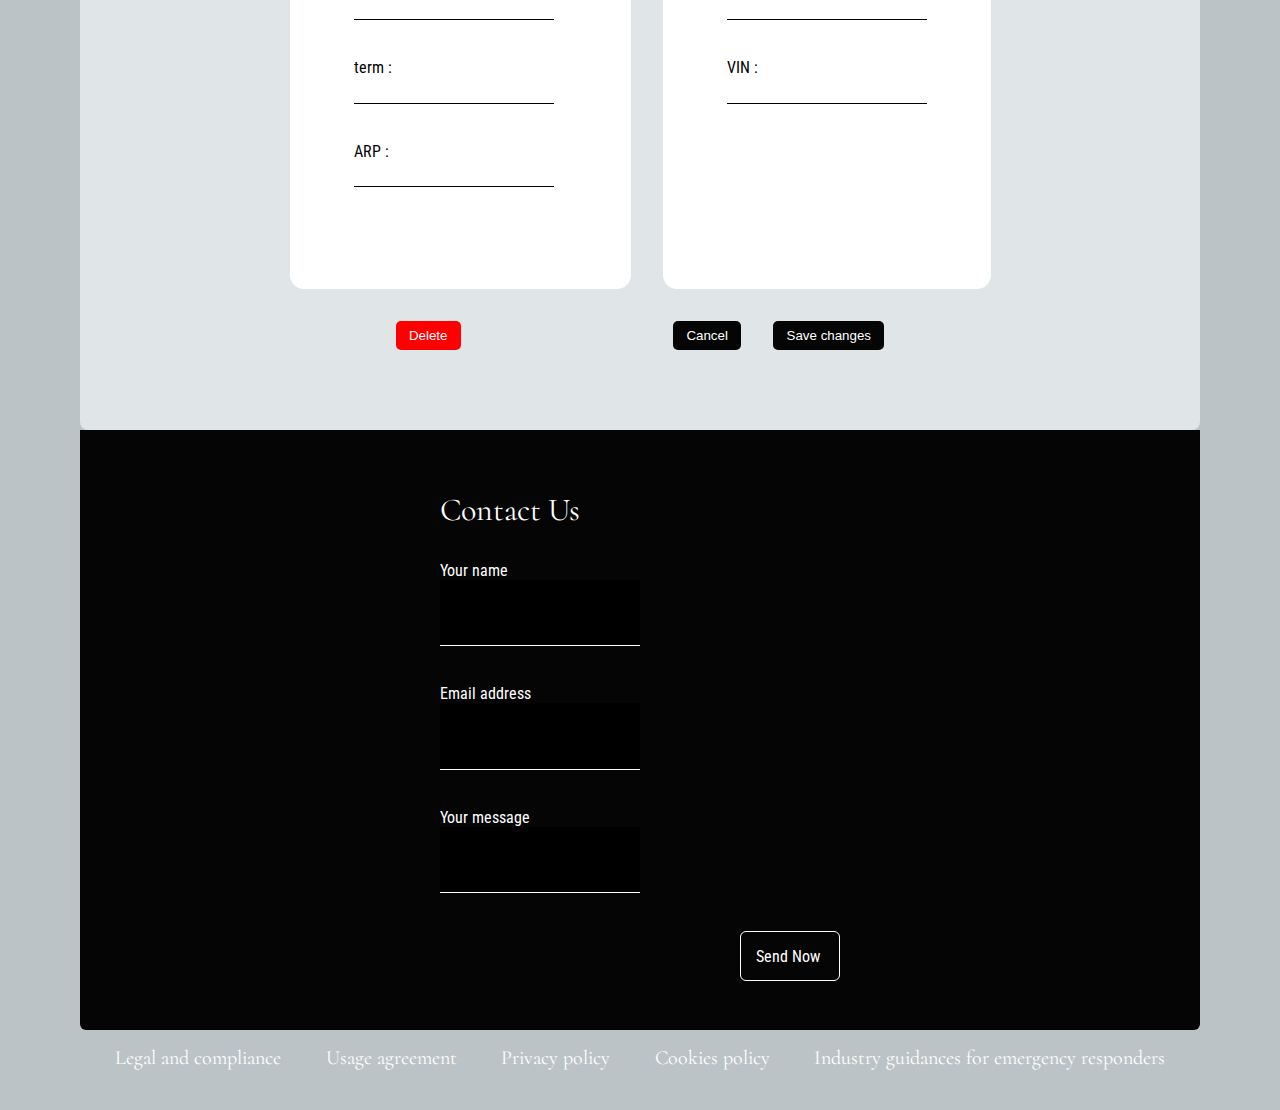
<file: dialog.html>
<!DOCTYPE html>
<html lang="en">

<head>
    <meta charset="UTF-8" />
    <meta name="viewport" content="width=device-width, initial-scale=1.0" />
    <title>Document</title>
    <link rel="stylesheet" href="style.css" />
    <link rel="preconnect" href="https://fonts.googleapis.com" />
    <link rel="preconnect" href="https://fonts.gstatic.com" crossorigin />
    <link href="https://fonts.googleapis.com/css2?family=Cormorant:ital,wght@0,300..700;1,300..700&display=swap"
        rel="stylesheet" />
    <link rel="preconnect" href="https://fonts.googleapis.com" />
    <link rel="preconnect" href="https://fonts.gstatic.com" crossorigin />
    <link href="https://fonts.googleapis.com/css2?family=Roboto+Condensed:ital,wght@0,100..900;1,100..900&display=swap"
        rel="stylesheet" />
    <link rel="stylesheet" href="https://cdnjs.cloudflare.com/ajax/libs/font-awesome/6.0.0-beta3/css/all.min.css" />
</head>

<body>
    <nav class="b-navbar">
        <i class="fa-solid fa-bars bars"></i>
        <span class="b-mercedes"><img src="./images/logo.png" alt="" width="50px"></span>
        <ul>
          <li><a href="./index.html#contact">Contact us</a></li>
          <li><a href="./index.html#about">About us</a></li>
          <li><a href="./Basket.html">Cart</a></li>
          <li><a href="./orders.html">Orders</a></li>
        </ul>
        <div class="b-navbar-login">
          <a href="./sign-in.html">Sign in</a>
          <a href="./sign-up.html">Sign up</a>
        </div>
      </nav>
    <div class="a-modify-body">
        <section class="a-modify" >
            <main class="a-dialog-main">
                <h3 class="a-modify-h3">General Informations : </h3>
                <div class="a-dialog-main-div">
                    <form class="a-dialog-main-form">
                        <label for="fname"> MPG :</label>
                        <input type="text" id="fname" name="fname"><br><br>
                        <label for="fname"> Fuel :</label>
                        <input type="text" id="fname" name="fname"><br><br>
                        <label for="fname"> Price :</label>
                        <input type="text" id="fname" name="fname"><br><br>
                    </form>
                    <form class="a-dialog-main-form">
                        <label for="fname"> name :</label>
                        <input type="text" id="fname" name="fname"><br><br>
                        <label for="fname"> Milsage :</label>
                        <input type="text" id="fname" name="fname"><br><br>
                        <label for="fname"> transmission :</label>
                        <input type="text" id="fname" name="fname"><br><br>
                    </form>


                </div>
            </main>
            <section class="a-dialog-section">
                <div class="a-dialog-section-div">
                    <h3 class="a-modify-h3">Fintancing :</h3>
                    <form class="a-dialog-main-form">
                        <label for="fname">Sales price* : :</label>
                        <input type="text" id="fname" name="fname"><br><br>
                        <label for="fname">Totale fees & taxes :</label>
                        <input type="text" id="fname" name="fname"><br><br>
                        <label for="fname">Warranty :</label>
                        <input type="text" id="fname" name="fname"><br><br>
                        <label for="fname">GAP :</label>
                        <input type="text" id="fname" name="fname"><br><br>
                        <label for="fname">Cash price :</label>
                        <input type="text" id="fname" name="fname"><br><br>
                        <label for="fname">Net trade : :</label>
                        <input type="text" id="fname" name="fname"><br><br>
                        <label for="fname">Rebate :</label>
                        <input type="text" id="fname" name="fname"><br><br>
                        <label for="fname">Down payment :</label>
                        <input type="text" id="fname" name="fname"><br><br>
                        <label for="fname">Load balance :</label>
                        <input type="text" id="fname" name="fname"><br><br>
                        <label for="fname">term :</label>
                        <input type="text" id="fname" name="fname"><br><br>
                        <label for="fname">ARP :</label>
                        <input type="text" id="fname" name="fname"><br><br>
                    </form>
                </div>
                <div class="a-dialog-section-div">
                    <h3 class="a-modify-h3">Overview :</h3>
                    <form class="a-dialog-main-form">
                        <label for="fname">Features :</label>
                        <input type="text" id="fname" name="fname"><br><br>
                        <label for="fname">Body style :</label>
                        <input type="text" id="fname" name="fname"><br><br>
                        <label for="fname">Drive Type :</label>
                        <input type="text" id="fname" name="fname"><br><br>
                        <label for="fname">Exterior color :</label>
                        <input type="text" id="fname" name="fname"><br><br>
                        <label for="fname">Interior color :</label>
                        <input type="text" id="fname" name="fname"><br><br>
                        <label for="fname">Engine :</label>
                        <input type="text" id="fname" name="fname"><br><br>
                        <label for="fname">Horsepower :</label>
                        <input type="text" id="fname" name="fname"><br><br>
                        <label for="fname">Stock :</label>
                        <input type="text" id="fname" name="fname"><br><br>
                        <label for="fname">Certified :</label>
                        <input type="text" id="fname" name="fname"><br><br>
                        <label for="fname">VIN :</label>
                        <input type="text" id="fname" name="fname"><br><br>
                    </form>
                </div>
            </section>
            <div class="a-dialog-btn">
                <div class="a-dialog-btn1">
                    <button style="background-color: red;">Delete</button>
                </div>
                <div class="a-dialog-btn2">
                    <button>Cancel</button>
                    <button >Save changes</button>
                </div>
            </div>
        </section>
    </div>
    <footer>
        <div class="b-footer-header" id="contact">
          <h3 class="a-1section-h3">Contact Us</h3>
          <form id="a-1section-div-form1" class="a-forms b-forms">
            <label>Your name</label>
            <input type="text" id="fname" name="fname" /><br /><br />
            <label>Email address</label>
            <input type="text" id="fname" name="fname" /><br /><br />
            <label>Your message</label>
            <input type="text" id="fname" name="fname" /><br /><br />
          </form>
          <div class="b-footer-button-box">
            <a href="" class="b-main-btn">Send Now</a>
          </div>
        </div>
        <div class="b-footer-nav">
          <ul>
            <li><a href=""> Legal and compliance </a></li>
            <li><a href=""> Usage agreement </a></li>
            <li><a href=""> Privacy policy </a></li>
            <li><a href=""> Cookies policy </a></li>
            <li><a href=""> Industry guidances for emergency responders </a></li>
          </ul>
        </div>
      </footer>
    <!-- <script>
        const dialog = document.getElementById("modifyDialog");
        function showModifyDialog(){
            dialog.showModal()
        }
        function closeModifyDialog(){
            dialog.close()
        }
    </script> -->

</body>

</html>
</file>
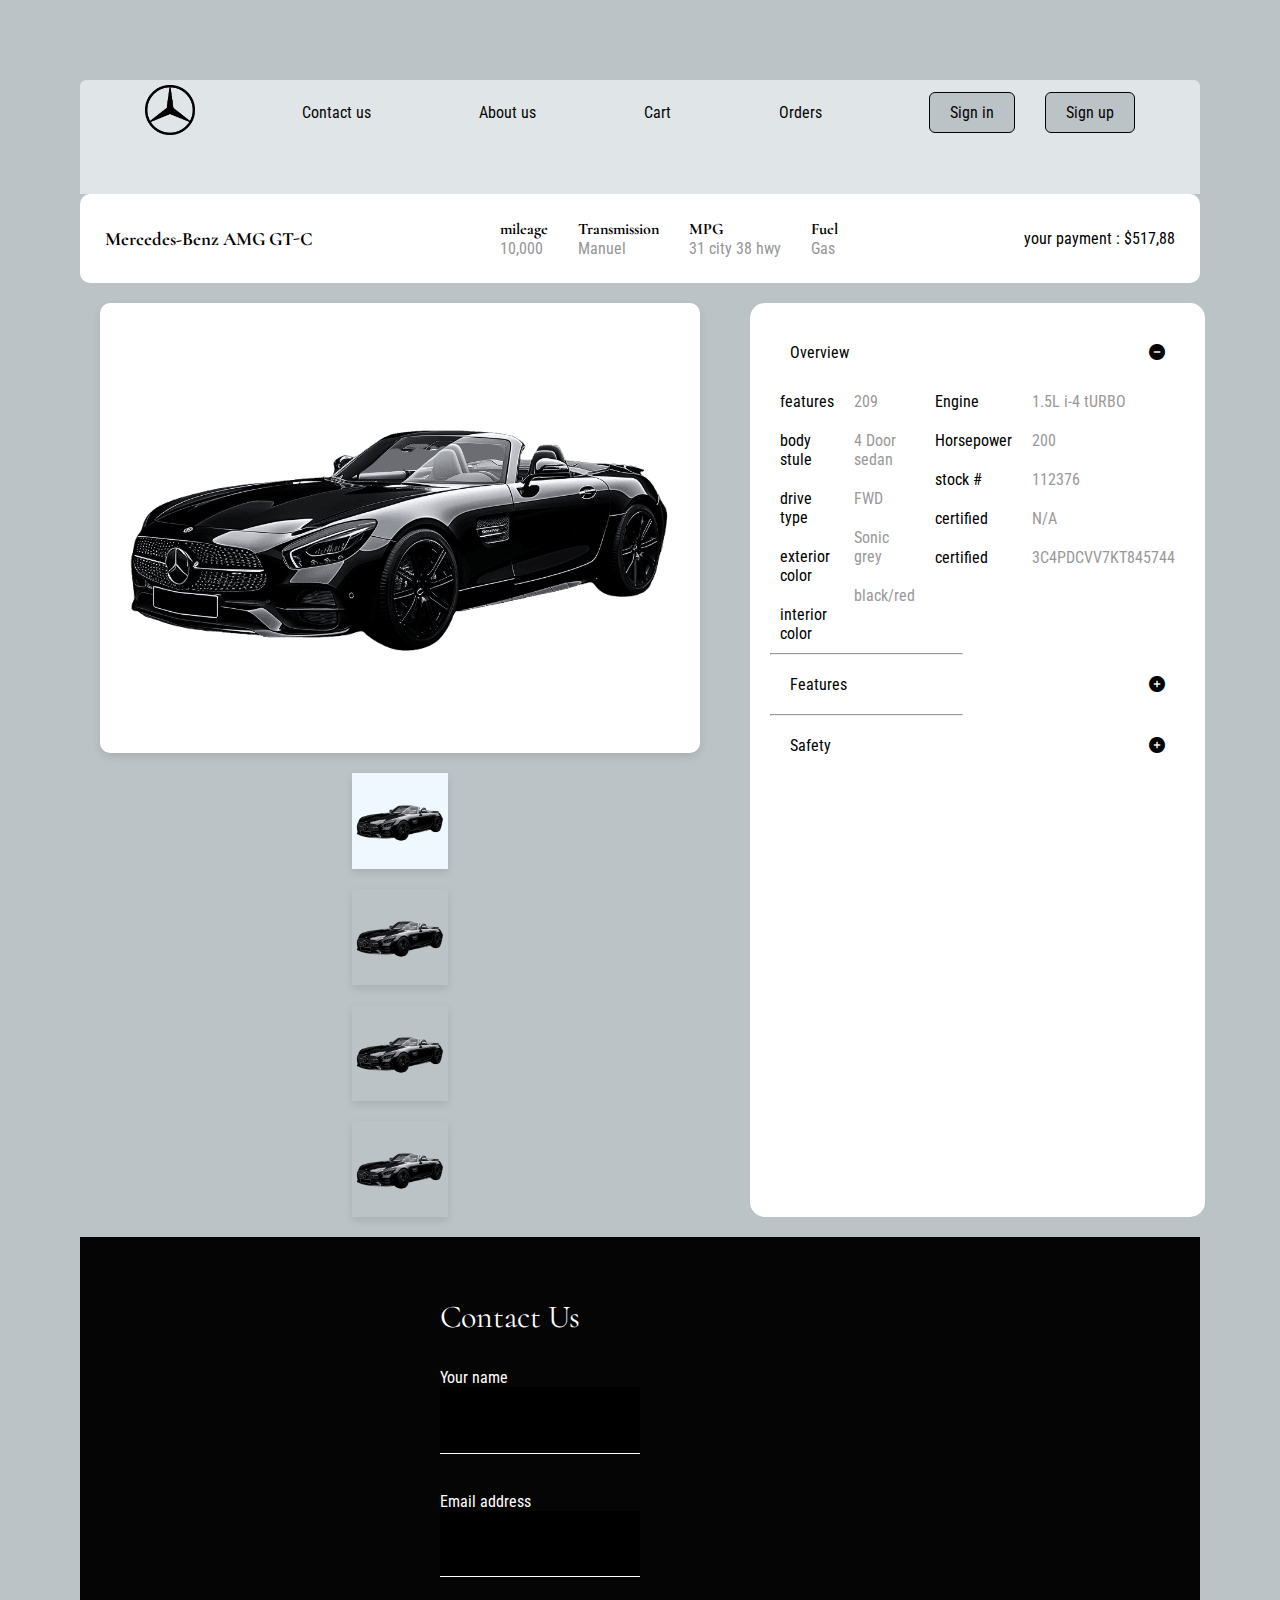
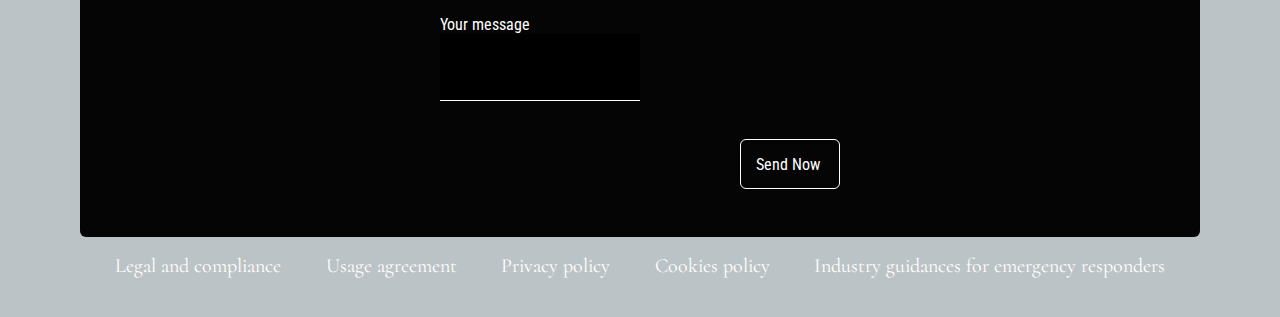
<file: modifyU.html>
<!DOCTYPE html>
<html lang="en">
    <head>
        <meta charset="UTF-8" />
        <meta name="viewport" content="width=device-width, initial-scale=1.0" />
        <title>Document</title>
        <link rel="stylesheet" href="style.css" />
        <link rel="preconnect" href="https://fonts.googleapis.com" />
        <link rel="preconnect" href="https://fonts.gstatic.com" crossorigin />
        <link href="https://fonts.googleapis.com/css2?family=Cormorant:ital,wght@0,300..700;1,300..700&display=swap"
            rel="stylesheet" />
        <link rel="preconnect" href="https://fonts.googleapis.com" />
        <link rel="preconnect" href="https://fonts.gstatic.com" crossorigin />
        <link href="https://fonts.googleapis.com/css2?family=Roboto+Condensed:ital,wght@0,100..900;1,100..900&display=swap"
            rel="stylesheet" />
        <link rel="stylesheet" href="https://cdnjs.cloudflare.com/ajax/libs/font-awesome/6.0.0-beta3/css/all.min.css" />
    </head>
<body>
    <header class="K-header">
        <nav class="b-navbar">
            <i class="fa-solid fa-bars bars"></i>
            <span class="b-mercedes"><img src="./images/logo.png" alt="" width="50px"></span>
            <ul>
              <li><a href="./index.html#contact">Contact us</a></li>
              <li><a href="./index.html#about">About us</a></li>
              <li><a href="./Basket.html">Cart</a></li>
              <li><a href="./orders.html">Orders</a></li>
            </ul>
            <div class="b-navbar-login">
              <a href="./sign-in.html">Sign in</a>
              <a href="./sign-up.html">Sign up</a>
            </div>
          </nav>
    </header>
    <section class="K-infosCar">
        <div class="K-name">
            <h3>
                Mercedes-Benz AMG GT-C
            </h3>
        </div>
        <div class="K-info">
            <div class="K-info-supp">
                <h4>mileage</h4>
                <p>10,000</p>
            </div>
            <div class="K-info-supp">
                <h4>Transmission</h4>
                <p>Manuel</p>
            </div>
            <div class="K-info-supp">
                <h4>MPG</h4>
                <p>31 city 38 hwy</p>
            </div>
            <div class="K-info-supp">
                <h4>Fuel</h4>
                <p>Gas</p>
            </div>
        </div>
        <div class="K-prix">
            <p>your payment : <span class="K-price">$517,88</span></p>
        </div>
    </section>
    <section class="K-modifyU">
        <div class="K-modifyU-div1">
            <div  class="K-modifyU-imgCar">
                <div class="K-modifyU-imgCar-Gimage">
                    <img src="./images/detailIMG.png" alt="">
                </div>
                <div class="K-modifyU-imgCar-Pimages">
                    <div class="modifyU-imgCar-Pimages-img1">
                        <img src="./images/detailIMG.png" alt="">
                    </div>
                    <div class="modifyU-imgCar-Pimages-img">
                        <img src="./images/detailIMG.png" alt="">
                    </div>
                    <div class="modifyU-imgCar-Pimages-img">
                        <img src="./images/detailIMG.png" alt="">
                    </div>
                    <div class="modifyU-imgCar-Pimages-img">
                        <img src="./images/detailIMG.png" alt="">
                    </div>

                </div>
            </div>
            <div class="K-modifyU-autres">
                <div class="K-Overview">
                    <p>Overview</p>
                    <a href=""><i class="fa-solid fa-circle-minus"></i></a>
                </div>
                <div class="K-Overview-desc">
                    <div class="K-Overview-desc1">
                        <p>features</p>
                        <p>body stule</p>
                        <p>drive type</p>
                        <p>exterior color</p>
                        <p>interior color</p>
                    </div>
                    <div class="K-Overview-desc2">
                        <p>209</p>
                        <p>4 Door sedan</p>
                        <p>FWD</p>
                        <p>Sonic grey</p>
                        <p>black/red</p>
                    </div>
                    <div class="K-Overview-desc3">
                        <p>Engine</p>
                        <p>Horsepower</p>
                        <p>stock #</p>
                        <p>certified</p>
                        <p>certified</p>
                    </div>
                    <div class="K-Overview-desc4">
                        <p>1.5L i-4 tURBO</p>
                        <p>200</p>
                        <p>112376</p>
                        <p>N/A</p>
                        <p>3C4PDCVV7KT845744</p>
                    </div>
                </div>
                <hr class="k-hr">
                <div class="K-Overview">
                    <p>Features</p>
                    <a href=""><i class="fa-solid fa-circle-plus"></i></a>
                </div>
                <hr class="k-hr">
                <div class="K-Overview">
                    <p>Safety</p>
                    <a href=""><i class="fa-solid fa-circle-plus"></i></i></a>
                </div>
            </div>
        </div>
    </section>
    <footer>
        <div class="b-footer-header" id="contact">
          <h3 class="a-1section-h3">Contact Us</h3>
          <form id="a-1section-div-form1" class="a-forms b-forms">
            <label>Your name</label>
            <input type="text" id="fname" name="fname" /><br /><br />
            <label>Email address</label>
            <input type="text" id="fname" name="fname" /><br /><br />
            <label>Your message</label>
            <input type="text" id="fname" name="fname" /><br /><br />
          </form>
          <div class="b-footer-button-box">
            <a href="" class="b-main-btn">Send Now</a>
          </div>
        </div>
        <div class="b-footer-nav">
          <ul>
            <li><a href=""> Legal and compliance </a></li>
            <li><a href=""> Usage agreement </a></li>
            <li><a href=""> Privacy policy </a></li>
            <li><a href=""> Cookies policy </a></li>
            <li><a href=""> Industry guidances for emergency responders </a></li>
          </ul>
        </div>
      </footer>
</body>
</html>
</file>
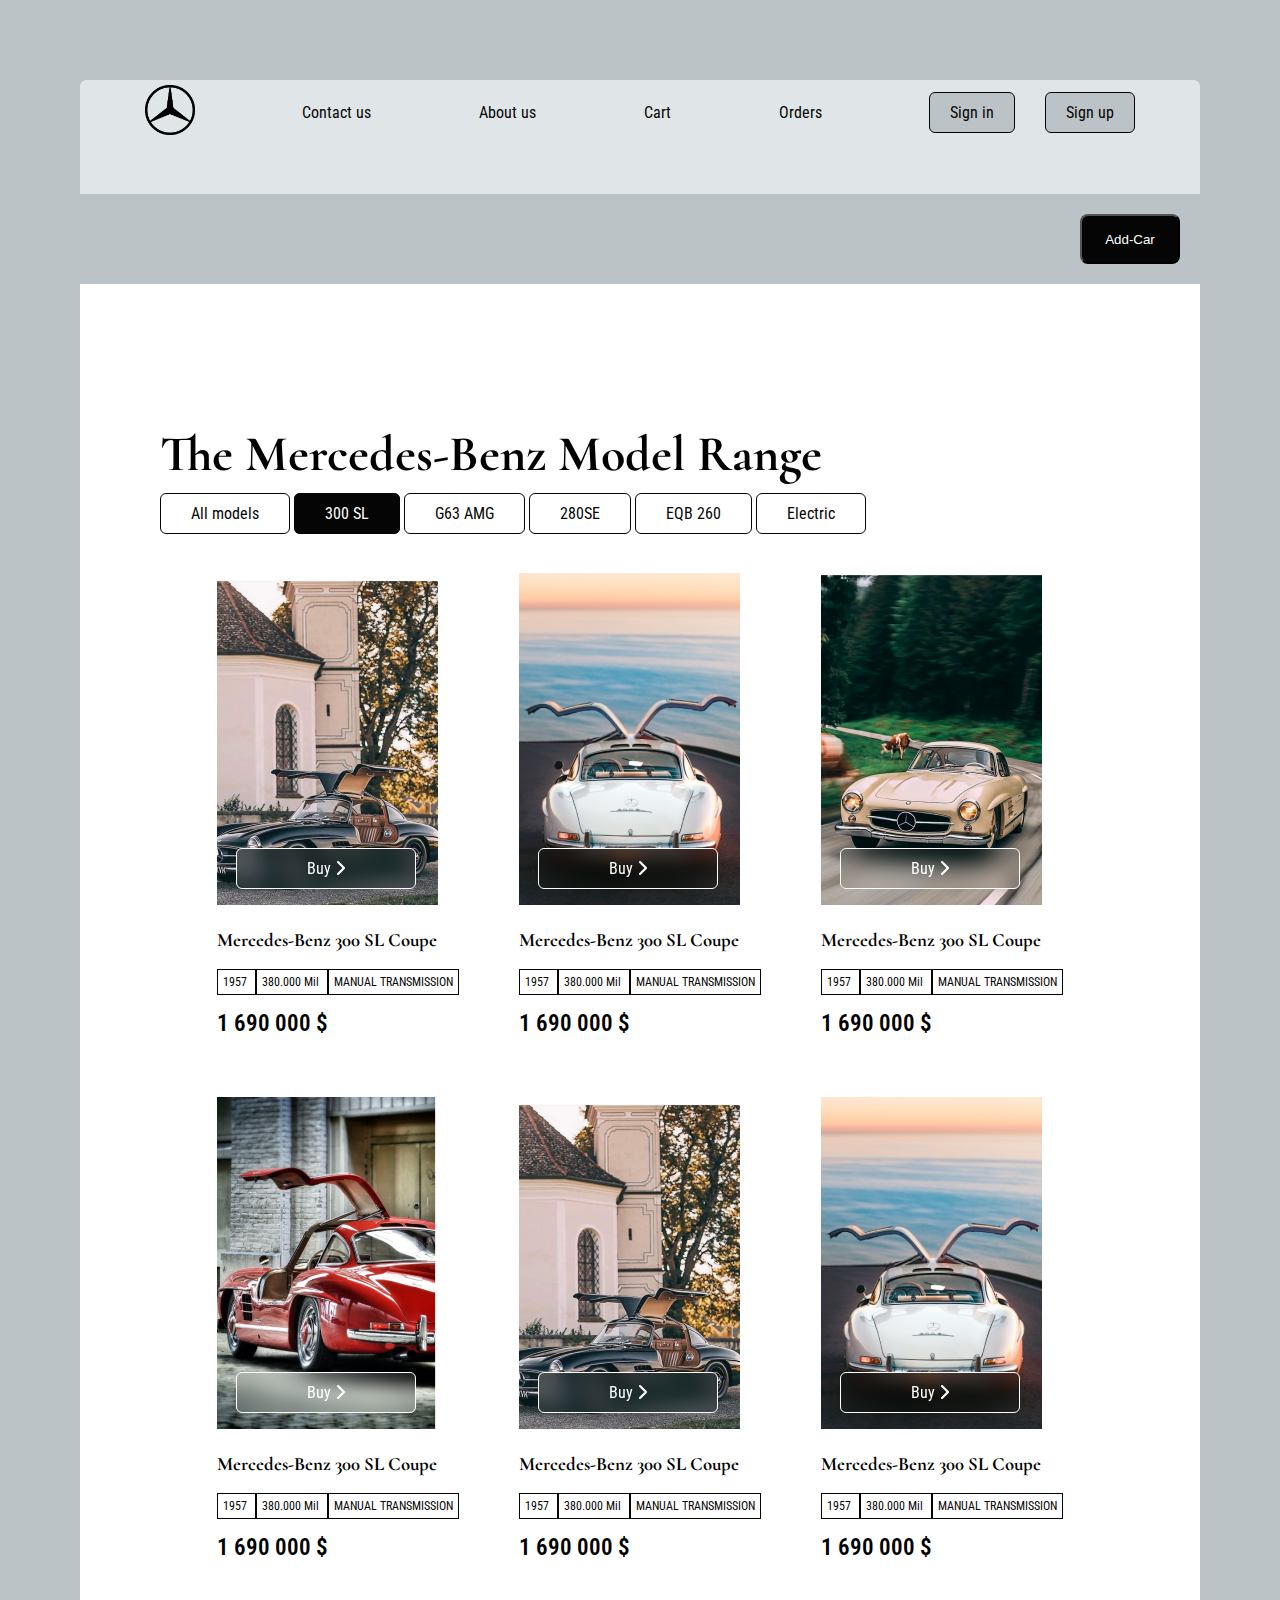
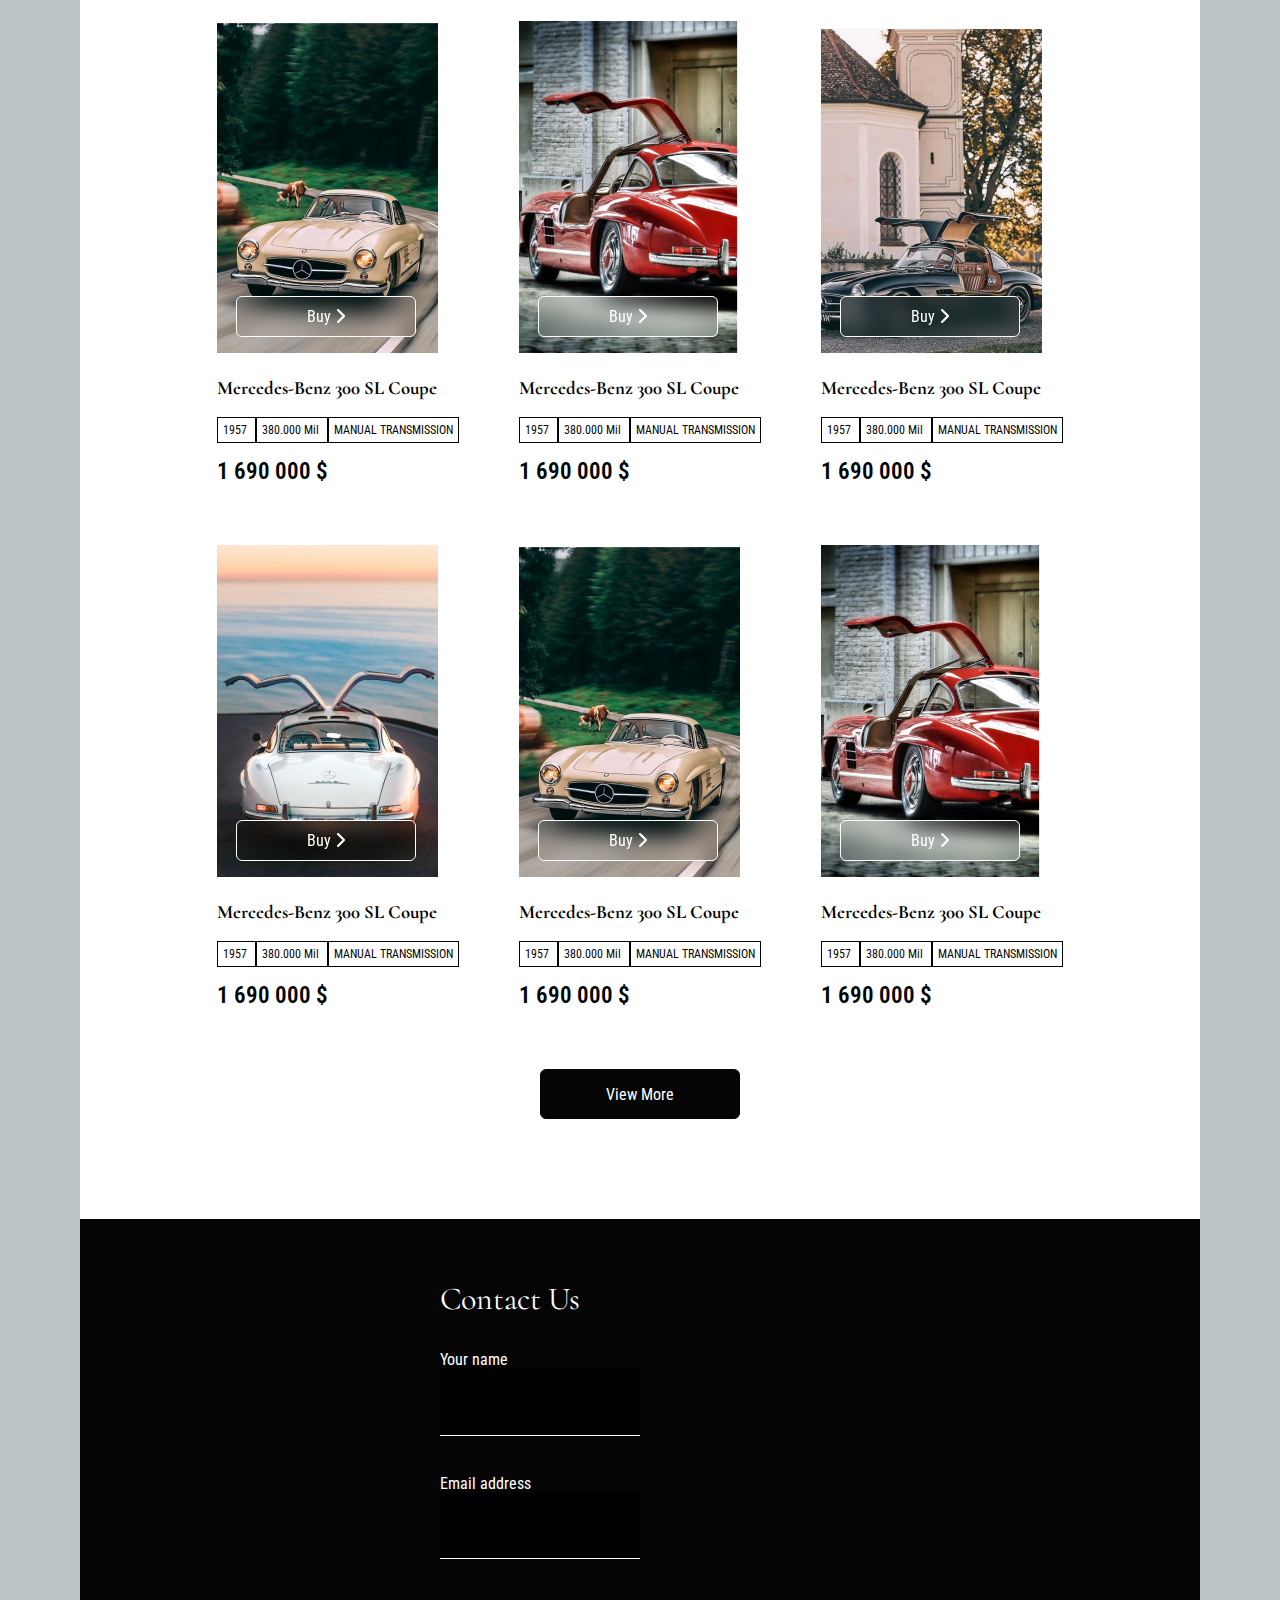
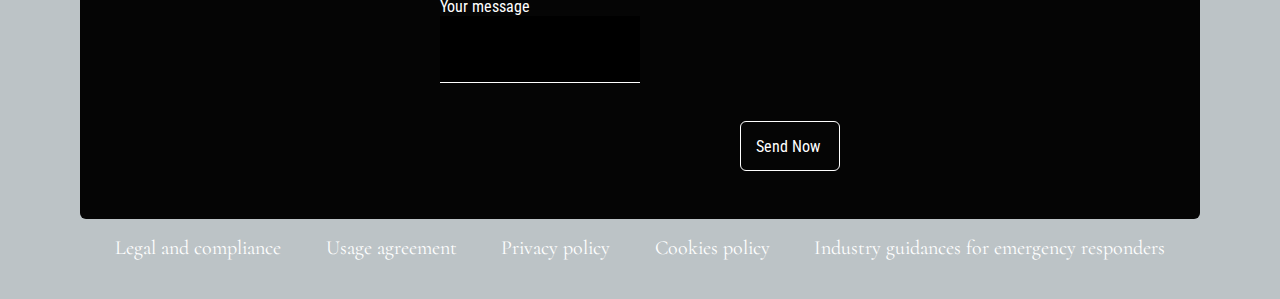
<file: more.html>
<!DOCTYPE html>
<html lang="en">

<head>
    <meta charset="UTF-8" />
    <meta name="viewport" content="width=device-width, initial-scale=1.0" />
    <title>Document</title>
    <link rel="stylesheet" href="style.css" />
    <link rel="preconnect" href="https://fonts.googleapis.com" />
    <link rel="preconnect" href="https://fonts.gstatic.com" crossorigin />
    <link href="https://fonts.googleapis.com/css2?family=Cormorant:ital,wght@0,300..700;1,300..700&display=swap"
        rel="stylesheet" />
    <link rel="preconnect" href="https://fonts.googleapis.com" />
    <link rel="preconnect" href="https://fonts.gstatic.com" crossorigin />
    <link href="https://fonts.googleapis.com/css2?family=Roboto+Condensed:ital,wght@0,100..900;1,100..900&display=swap"
        rel="stylesheet" />
    <link rel="stylesheet" href="https://cdnjs.cloudflare.com/ajax/libs/font-awesome/6.0.0-beta3/css/all.min.css" />
</head>

<body>
    <header>
        <nav class="b-navbar">
            <i class="fa-solid fa-bars bars"></i>
            <span class="b-mercedes"><img src="./images/logo.png" alt="" width="50px"></span>
            <ul>
                <li><a href="./index.html#contact">Contact us</a></li>
                <li><a href="./index.html#about">About us</a></li>
                <li><a href="./Basket.html">Cart</a></li>
                <li><a href="./orders.html">Orders</a></li>
            </ul>
            <div class="b-navbar-login">
                <a href="./sign-in.html">Sign in</a>
                <a href="./sign-up.html">Sign up</a>
            </div>
    </header>
    <section class="K-add">
        <a href="lien dyal modal d'ajouter une voiture"><input class="K-addcar" type="button" value="Add-Car" /></a>
    </section>
    <section class="b-models">
        <div class="b-models-header">
            <h2>The Mercedes-Benz Model Range</h2>
        </div>
        <div class="b-models-filter">
            <a href="" class="b-second-btn">All models</a>
            <a href="" class="b-main-btn">300 SL</a>
            <a href="" class="b-second-btn">G63 AMG</a>
            <a href="" class="b-second-btn">280SE</a>
            <a href="" class="b-second-btn">EQB 260</a>
            <a href="" class="b-second-btn">Electric</a>
        </div>
        <div class="b-models-cars">
            <div class="b-models-cars-car">
                <div class="b-models-cars-car-img">
                    <img src="./images/1 1.png" alt="" height="332px" width="auto" />
                    <a href="./detail.html" class="b-buy-btn">Buy <i class="fa-solid fa-chevron-right"></i></a>
                </div>
                <h3>Mercedes-Benz 300 SL Coupe</h3>
                <div class="b-models-cars-info">
                    <span class="b-second-btn"> 1957 </span>
                    <span class="b-second-btn"> 380.000 Mil </span>
                    <span class="b-second-btn"> MANUAL TRANSMISSION </span>
                </div>
                <span class="b-models-cars-infos-price">1 690 000 $</span>
            </div>
            <div class="b-models-cars-car">
                <div class="b-models-cars-car-img">
                    <img src="./images/2 81.png" alt="" height="332px" width="auto" />
                    <a href="./detail.html" class="b-buy-btn">Buy <i class="fa-solid fa-chevron-right"></i></a>
                </div>
                <h3>Mercedes-Benz 300 SL Coupe</h3>
                <div class="b-models-cars-info">
                    <span class="b-second-btn"> 1957 </span>
                    <span class="b-second-btn"> 380.000 Mil </span>
                    <span class="b-second-btn"> MANUAL TRANSMISSION </span>
                </div>
                <span class="b-models-cars-infos-price">1 690 000 $</span>
            </div>
            <div class="b-models-cars-car">
                <div class="b-models-cars-car-img">
                    <img src="./images/3 1.png" alt="" height="332px" width="auto" />
                    <a href="./detail.html" class="b-buy-btn">Buy <i class="fa-solid fa-chevron-right"></i></a>
                </div>
                <h3>Mercedes-Benz 300 SL Coupe</h3>
                <div class="b-models-cars-info">
                    <span class="b-second-btn"> 1957 </span>
                    <span class="b-second-btn"> 380.000 Mil </span>
                    <span class="b-second-btn"> MANUAL TRANSMISSION </span>
                </div>
                <span class="b-models-cars-infos-price">1 690 000 $</span>
            </div>
            <div class="b-models-cars-car">
                <div class="b-models-cars-car-img">
                    <img src="./images/4 1.png" alt="" height="332px" width="auto" />
                    <a href="./detail.html" class="b-buy-btn">Buy <i class="fa-solid fa-chevron-right"></i></a>
                </div>
                <h3>Mercedes-Benz 300 SL Coupe</h3>
                <div class="b-models-cars-info">
                    <span class="b-second-btn"> 1957 </span>
                    <span class="b-second-btn"> 380.000 Mil </span>
                    <span class="b-second-btn"> MANUAL TRANSMISSION </span>
                </div>
                <span class="b-models-cars-infos-price">1 690 000 $</span>
            </div>
            <div class="b-models-cars-car">
                <div class="b-models-cars-car-img">
                    <img src="./images/1 1.png" alt="" height="332px" width="auto" />
                    <a href="./detail.html" class="b-buy-btn">Buy <i class="fa-solid fa-chevron-right"></i></a>
                </div>
                <h3>Mercedes-Benz 300 SL Coupe</h3>
                <div class="b-models-cars-info">
                    <span class="b-second-btn"> 1957 </span>
                    <span class="b-second-btn"> 380.000 Mil </span>
                    <span class="b-second-btn"> MANUAL TRANSMISSION </span>
                </div>
                <span class="b-models-cars-infos-price">1 690 000 $</span>
            </div>
            <div class="b-models-cars-car">
                <div class="b-models-cars-car-img">
                    <img src="./images/2 81.png" alt="" height="332px" width="auto" />
                    <a href="./detail.html" class="b-buy-btn">Buy <i class="fa-solid fa-chevron-right"></i></a>
                </div>
                <h3>Mercedes-Benz 300 SL Coupe</h3>
                <div class="b-models-cars-info">
                    <span class="b-second-btn"> 1957 </span>
                    <span class="b-second-btn"> 380.000 Mil </span>
                    <span class="b-second-btn"> MANUAL TRANSMISSION </span>
                </div>
                <span class="b-models-cars-infos-price">1 690 000 $</span>
            </div>
            <div class="b-models-cars-car">
                <div class="b-models-cars-car-img">
                    <img src="./images/3 1.png" alt="" height="332px" width="auto" />
                    <a href="./detail.html" class="b-buy-btn">Buy <i class="fa-solid fa-chevron-right"></i></a>
                </div>
                <h3>Mercedes-Benz 300 SL Coupe</h3>
                <div class="b-models-cars-info">
                    <span class="b-second-btn"> 1957 </span>
                    <span class="b-second-btn"> 380.000 Mil </span>
                    <span class="b-second-btn"> MANUAL TRANSMISSION </span>
                </div>
                <span class="b-models-cars-infos-price">1 690 000 $</span>
            </div>
            <div class="b-models-cars-car">
                <div class="b-models-cars-car-img">
                    <img src="./images/4 1.png" alt="" height="332px" width="auto" />
                    <a href="./detail.html" class="b-buy-btn">Buy <i class="fa-solid fa-chevron-right"></i></a>
                </div>
                <h3>Mercedes-Benz 300 SL Coupe</h3>
                <div class="b-models-cars-info">
                    <span class="b-second-btn"> 1957 </span>
                    <span class="b-second-btn"> 380.000 Mil </span>
                    <span class="b-second-btn"> MANUAL TRANSMISSION </span>
                </div>
                <span class="b-models-cars-infos-price">1 690 000 $</span>
            </div>
            <div class="b-models-cars-car">
                <div class="b-models-cars-car-img">
                    <img src="./images/1 1.png" alt="" height="332px" width="auto" />
                    <a href="./detail.html" class="b-buy-btn">Buy <i class="fa-solid fa-chevron-right"></i></a>
                </div>
                <h3>Mercedes-Benz 300 SL Coupe</h3>
                <div class="b-models-cars-info">
                    <span class="b-second-btn"> 1957 </span>
                    <span class="b-second-btn"> 380.000 Mil </span>
                    <span class="b-second-btn"> MANUAL TRANSMISSION </span>
                </div>
                <span class="b-models-cars-infos-price">1 690 000 $</span>
            </div>
            <div class="b-models-cars-car">
                <div class="b-models-cars-car-img">
                    <img src="./images/2 81.png" alt="" height="332px" width="auto" />
                    <a href="./detail.html" class="b-buy-btn">Buy <i class="fa-solid fa-chevron-right"></i></a>
                </div>
                <h3>Mercedes-Benz 300 SL Coupe</h3>
                <div class="b-models-cars-info">
                    <span class="b-second-btn"> 1957 </span>
                    <span class="b-second-btn"> 380.000 Mil </span>
                    <span class="b-second-btn"> MANUAL TRANSMISSION </span>
                </div>
                <span class="b-models-cars-infos-price">1 690 000 $</span>
            </div>
            <div class="b-models-cars-car">
                <div class="b-models-cars-car-img">
                    <img src="./images/3 1.png" alt="" height="332px" width="auto" />
                    <a href="./detail.html" class="b-buy-btn">Buy <i class="fa-solid fa-chevron-right"></i></a>
                </div>
                <h3>Mercedes-Benz 300 SL Coupe</h3>
                <div class="b-models-cars-info">
                    <span class="b-second-btn"> 1957 </span>
                    <span class="b-second-btn"> 380.000 Mil </span>
                    <span class="b-second-btn"> MANUAL TRANSMISSION </span>
                </div>
                <span class="b-models-cars-infos-price">1 690 000 $</span>
            </div>
            <div class="b-models-cars-car">
                <div class="b-models-cars-car-img">
                    <img src="./images/4 1.png" alt="" height="332px" width="auto" />
                    <a href="./detail.html" class="b-buy-btn">Buy <i class="fa-solid fa-chevron-right"></i></a>
                </div>
                <h3>Mercedes-Benz 300 SL Coupe</h3>
                <div class="b-models-cars-info">
                    <span class="b-second-btn"> 1957 </span>
                    <span class="b-second-btn"> 380.000 Mil </span>
                    <span class="b-second-btn"> MANUAL TRANSMISSION </span>
                </div>
                <span class="b-models-cars-infos-price">1 690 000 $</span>
            </div>
            <a href="#" class="b-main-btn"> View More</a>
        </div>
    </section>
    <footer>
        <div class="b-footer-header">
            <h3 class="a-1section-h3">Contact Us</h3>
            <form id="a-1section-div-form1" class="a-forms b-forms">
                <label>Your name</label>
                <input type="text" id="fname" name="fname" /><br /><br />
                <label>Email address</label>
                <input type="text" id="fname" name="fname" /><br /><br />
                <label>Your message</label>
                <input type="text" id="fname" name="fname" /><br /><br />
            </form>
            <div class="b-footer-button-box">
                <a href="" class="b-main-btn">Send Now</a>
            </div>
        </div>
        <div class="b-footer-nav">
            <ul>
                <li><a href=""> Legal and compliance </a></li>
                <li><a href=""> Usage agreement </a></li>
                <li><a href=""> Privacy policy </a></li>
                <li><a href=""> Cookies policy </a></li>
                <li><a href=""> Industry guidances for emergency responders </a></li>
            </ul>
        </div>
    </footer>
</body>

</html>
</file>
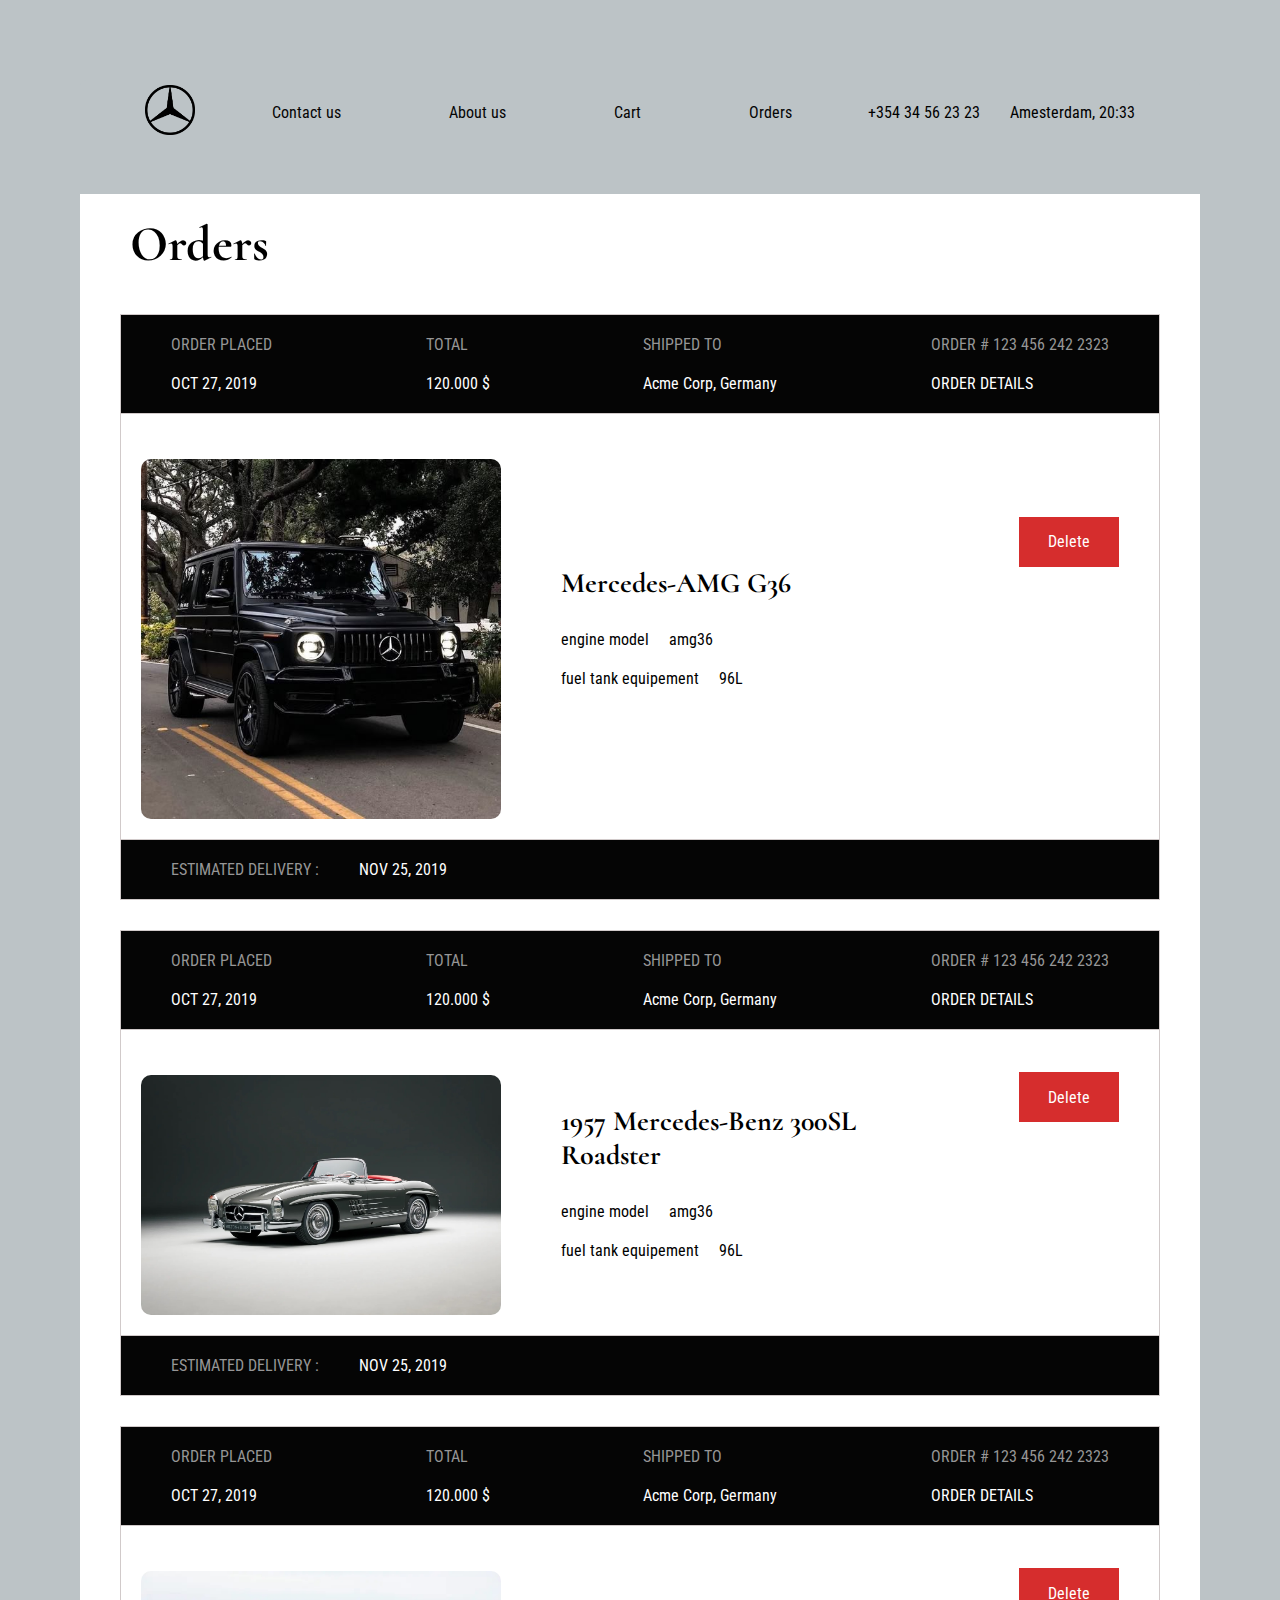
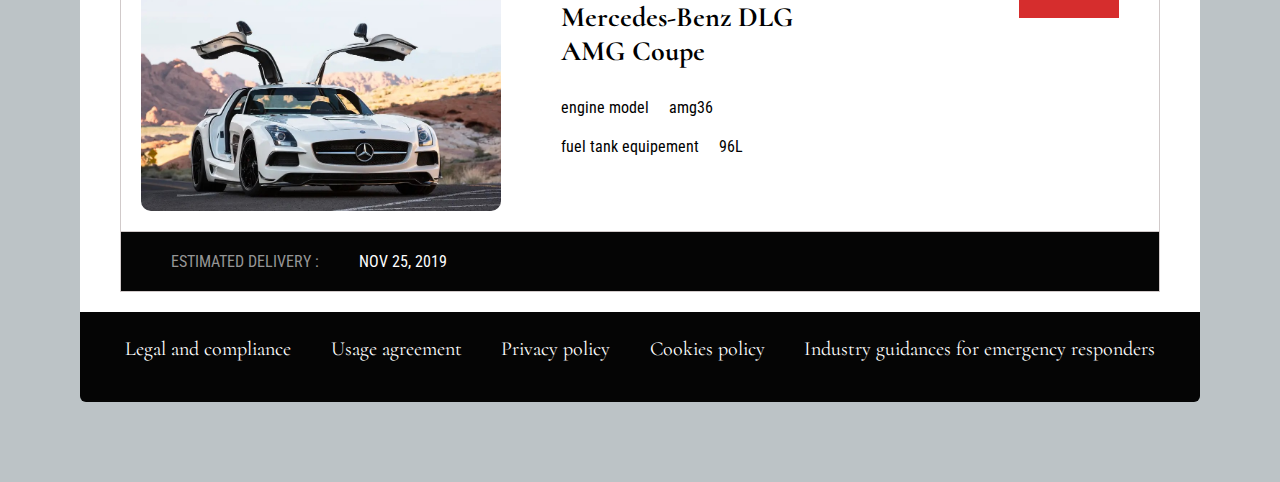
<file: orders.html>
<!DOCTYPE html>
<html lang="en">
  <head>
    <meta charset="UTF-8" />
    <meta name="viewport" content="width=device-width, initial-scale=1.0" />
    <title>Document</title>
    <link rel="stylesheet" href="style.css" />
    <link rel="preconnect" href="https://fonts.googleapis.com" />
    <link rel="preconnect" href="https://fonts.gstatic.com" crossorigin />
    <link
      href="https://fonts.googleapis.com/css2?family=Cormorant:ital,wght@0,300..700;1,300..700&display=swap"
      rel="stylesheet"
    />
    <link rel="preconnect" href="https://fonts.googleapis.com" />
    <link rel="preconnect" href="https://fonts.gstatic.com" crossorigin />
    <link
      href="https://fonts.googleapis.com/css2?family=Roboto+Condensed:ital,wght@0,100..900;1,100..900&display=swap"
      rel="stylesheet"
    />
    <link
      rel="stylesheet"
      href="https://cdnjs.cloudflare.com/ajax/libs/font-awesome/6.0.0-beta3/css/all.min.css"
    />
  </head>

  <body>
    <header class="b-orders-header">
      <nav class="b-navbar">
        <i class="fa-solid fa-bars bars"></i>
        <span class="b-mercedes"
          ><img src="./images/logo.png" alt="" width="50px"
        /></span>
        <ul>
          <li><a href="./index.html#contact">Contact us</a></li>
          <li><a href="./index.html#about">About us</a></li>
          <li><a href="./Basket.html">Cart</a></li>
          <li><a href="./orders.html">Orders</a></li>
        </ul>
        <div class="b-navbar-login">
          <p>+354 34 56 23 23</p>
          <p>Amesterdam, 20:33</p>
        </div>
      </nav>
    </header>
    <main class="b-orders-main">
      <h2>Orders</h2>
      <section class="b-orders-content">
        <!-- odrer 1 -->
        <div class="b-orders-content-order">
          <div class="b-orders-content-order-header">
            <div>
              <p>ORDER PLACED</p>
              <p>OCT 27, 2019</p>
            </div>
            <div>
              <p>TOTAL</p>
              <p>120.000 $</p>
            </div>
            <div>
              <p>SHIPPED TO</p>
              <p>Acme Corp, Germany</p>
            </div>
            <div>
              <p>ORDER # 123 456 242 2323</p>
              <p class="b-orders-details">ORDER DETAILS</p>
            </div>
          </div>
          <div class="b-orders-content-order-content">
            <div class="b-orders-img-box">
                <h3>ORDER DETAILS</h3>
              <img src="./images/abircar1.jpg " alt="" />
            </div>
            <div class="b-orders-content-text">
              <h3>Mercedes-AMG G36</h3>
              <div>
                <div>
                  <p>engine model</p>
                  <p>amg36</p>
                </div>
                <div>
                  <p>fuel tank equipement</p>
                  <p>96L</p>
                </div>
              </div>
            </div>
            <div class="b-orders-box-btn-delete">
              <a href="#" class="b-orders-btn-delete">Delete</a>
            </div>
          </div>
          <div class="b-orders-content-order-footer">
            <div>
              <p>ESTIMATED DELIVERY :</p>
              <p>NOV 25, 2019</p>
            </div>
          </div>
        </div>
        <!-- odrer 2 -->
        <div class="b-orders-content-order">
          <div class="b-orders-content-order-header">
            <div>
              <p>ORDER PLACED</p>
              <p>OCT 27, 2019</p>
            </div>
            <div>
              <p>TOTAL</p>
              <p>120.000 $</p>
            </div>
            <div>
              <p>SHIPPED TO</p>
              <p>Acme Corp, Germany</p>
            </div>
            <div>
              <p>ORDER # 123 456 242 2323</p>
              <p>ORDER DETAILS</p>
            </div>
          </div>
          <div class="b-orders-content-order-content">
            <div class="b-orders-img-box">
              <img src="./images/order2.jpg" alt="" />
            </div>
            <div class="b-orders-content-text">
              <h3>1957 Mercedes-Benz 300SL Roadster</h3>
              <div>
                <div>
                  <p>engine model</p>
                  <p>amg36</p>
                </div>
                <div>
                  <p>fuel tank equipement</p>
                  <p>96L</p>
                </div>
              </div>
            </div>
            <div class="b-orders-box-btn-delete">
              <a href="#" class="b-orders-btn-delete">Delete</a>
            </div>
          </div>
          <div class="b-orders-content-order-footer">
            <div>
              <p>ESTIMATED DELIVERY :</p>
              <p>NOV 25, 2019</p>
            </div>
          </div>
        </div>
        <!-- Order 3 -->
        <div class="b-orders-content-order">
          <div class="b-orders-content-order-header">
            <div>
              <p>ORDER PLACED</p>
              <p>OCT 27, 2019</p>
            </div>
            <div>
              <p>TOTAL</p>
              <p>120.000 $</p>
            </div>
            <div>
              <p>SHIPPED TO</p>
              <p>Acme Corp, Germany</p>
            </div>
            <div>
              <p>ORDER # 123 456 242 2323</p>
              <p>ORDER DETAILS</p>
            </div>
          </div>
          <div class="b-orders-content-order-content">
            <div class="b-orders-img-box">
              <img src="./images/order3.jpg " alt="" />
            </div>
            <div class="b-orders-content-text">
              <h3>Mercedes-Benz DLG AMG Coupe</h3>
              <div>
                <div>
                  <p>engine model</p>
                  <p>amg36</p>
                </div>
                <div>
                  <p>fuel tank equipement</p>
                  <p>96L</p>
                </div>
              </div>
            </div>
            <div class="b-orders-box-btn-delete">
              <a href="#" class="b-orders-btn-delete">Delete</a>
            </div>
          </div>
          <div class="b-orders-content-order-footer">
            <div>
              <p>ESTIMATED DELIVERY :</p>
              <p>NOV 25, 2019</p>
            </div>
          </div>
        </div>
      </section>
    </main>
    <footer class="b-orders-footer"> 
      <div class="b-footer-nav">
        <ul>
          <li><a href=""> Legal and compliance </a></li>
          <li><a href=""> Usage agreement </a></li>
          <li><a href=""> Privacy policy </a></li>
          <li><a href=""> Cookies policy </a></li>
          <li><a href=""> Industry guidances for emergency responders </a></li>
        </ul>
      </div>
    </footer>
  </body>
</html>
</file>
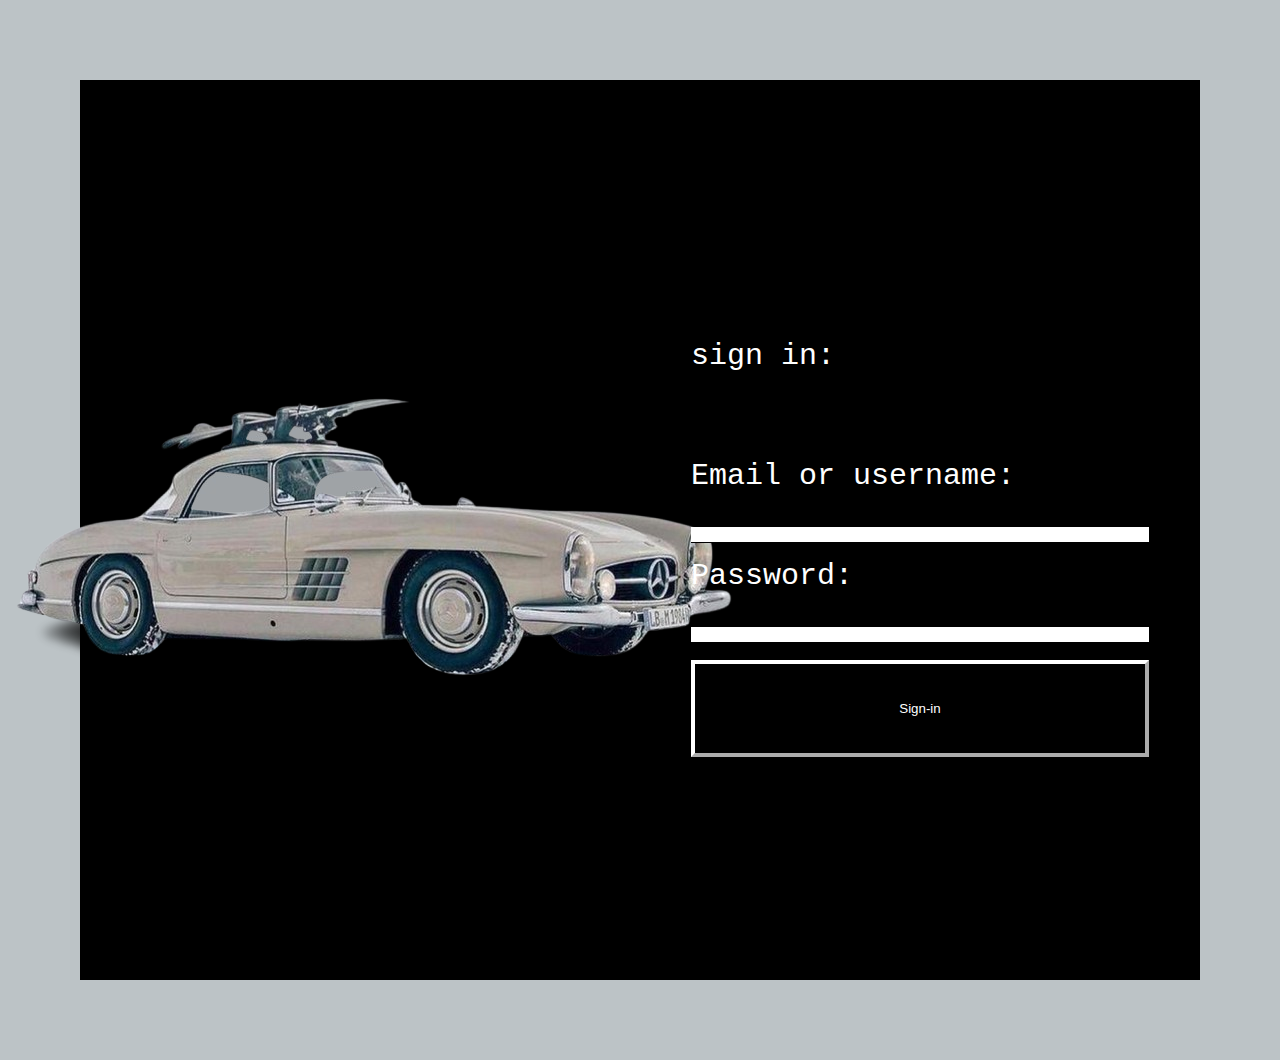
<file: sign-in.html>
<!DOCTYPE html>
<html lang="en">

<head>
    <meta charset="UTF-8">
    <meta name="viewport" content="width=device-width, initial-scale=1.0">
    <title>Gestion-de-voiture</title>
    <link rel="stylesheet" href="style.css">
</head>

<body>

    <div class="Y-wrapper">
        <div class="Y-car">
            <img src="images/car-signin.png" alt="mercedes car">
        </div>

        <div class="Y-signin">
            <p>sign in:</p>

            <div class="Y-input">
                <label>Email or username:</label>
                <br>
                <input type="email" name="type your email or username">
                <br>
            </div>
            <div class="Y-input">
                <label>Password:</label>
                <br>
                <input type="password" name="type your password">
                <br>
            </div>

            <button class="Y-button" type="button">Sign-in</button>
        </div>
    </div>

</body>

</html>
</file>
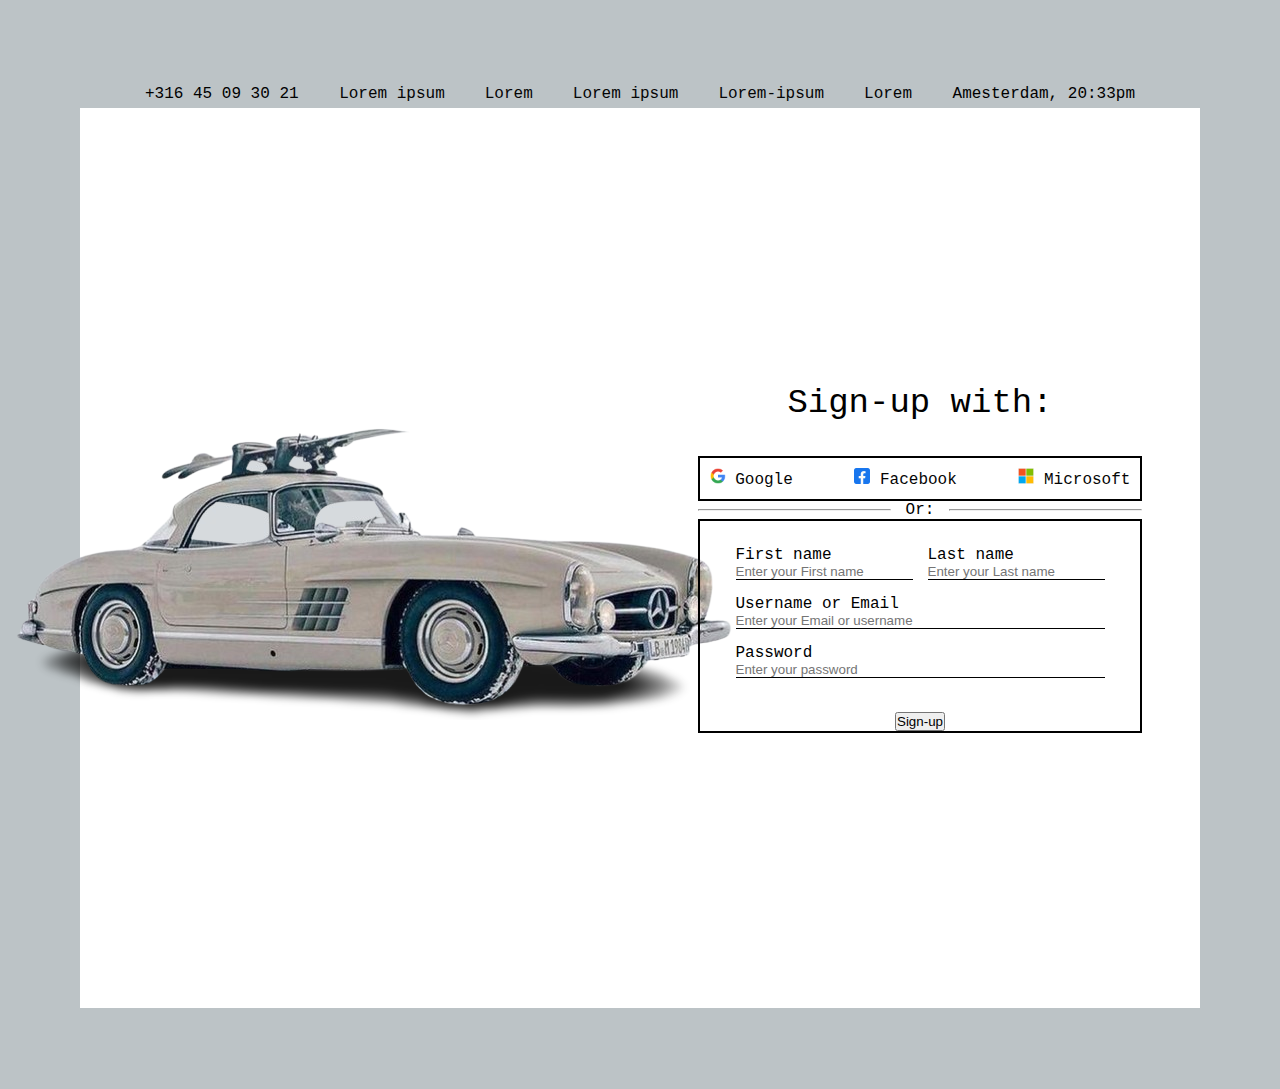
<file: sign-up.html>
<!DOCTYPE html>
<html lang="en">

<head>
    <meta charset="UTF-8">
    <meta name="viewport" content="width=device-width, initial-scale=1.0">
    <title>Gestion-de-voiture</title>
    <link rel="stylesheet" href="style.css">
</head>

<body>
    <nav class="b-navbar">
        <span>+316 45 09 30 21</span>
        <ul>
          <li><a href="">Lorem ipsum</a></li>
          <li><a href="">Lorem</a></li>
          <li><a href="">Lorem ipsum</a></li>
          <li><a href="">Lorem-ipsum</a></li>
          <li><a href="">Lorem</a></li>
        </ul>
        <span>Amesterdam, 20:33pm</span>
      </nav>
      
    <section class="Y-container">
        <img src="./images/car-signin.png" alt="car mercedes">
        <div class="Y-container2">
            <p class="signupClass">Sign-up with:</p>
            <div class="icon-wrapper">
                <div class="icons">
                    <img src="./images/Google__G__logo.svg.webp" alt="Google__G__logo">
                    <a href="https://www.google.com/">Google</a>
                </div>
                <div class="icons">
                    <img src="./images/facebook.webp" alt="facebook">
                    <a href="https://www.facebook.com//">Facebook</a>
                </div>
                <div class="icons">
                    <img src="./images/Microsoft_logo.svg.png" alt="microsoft logo">
                    <a href="https://www.microsoft.com/">Microsoft</a>
                </div>
            </div>
            <div class="hr-line">
                <hr>
                <p>Or:</p>
                <hr>
            </div>

            <div class="Y-form-container">

                <form action="#" class="input-box">
                    <div class="Y-name-inputs">
                        <div class="names-input">
                            <label>First name</label>
                            <input type="text" placeholder="Enter your First name">
                        </div>
                        <div class="names-input">
                            <label>Last name</label>
                            <input type="text" placeholder="Enter your Last name">
                        </div>
                    </div>
                    <div class="Y-input">
                        <label>Username or Email</label>
                        <input  type="email" placeholder="Enter your Email or username">
                    </div>
                    <div class="Y-input">
                        <label>Password</label>
                        <input type="password" placeholder="Enter your password">
                    </div>
                </form>

                <Button class="SignUp-button" type="button">Sign-up</Button>
            </div>
        </div>

    </section>
</body>

</html>
</file>
<file: style.css>
/* =============  GENERAL RULES  ============== */

:root {
  --bg-color: #bcc3c6;
  --text-color: #050505;
}

* {
  margin: 0;
  padding: 0;
  box-sizing: border-box;
}

html {
  scroll-behavior: smooth;
}

body {
  font-family: "Roboto Condensed", monospace, serif;
  background-color: var(--bg-color);
  padding: 80px;
}

h1,
h2,
h3,
h4,
h5,
h6 {
  font-family: "Cormorant", serif;
}

a {
  text-decoration: none;
  color: var(--text-color);
}

ul {
  list-style: none;
}

/* =============  HOME PAGE  ============== */

header {
  background-color: #e0e5e7;
  border-radius: 6px 6px 0px 0px;
  padding-bottom: 50px;
  position: relative;
}

h1 {
  font-size: 205px;
  text-align: center;
  padding: 10px;
}

.b-navbar {
  display: flex;
  justify-content: space-between;
  padding: 5px 65px;
  align-items: center;
}

.b-navbar .bars {
  display: none;
}

.b-navbar-login {
  display: flex;
  gap: 30px;
}

.b-navbar-login a {
  background-color: var(--bg-color);
  padding: 10px 20px;
  border-radius: 6px;
  border: 1.5px solid;
  transition: 0.4s;
}

.b-navbar-login a:hover {
  background-color: white;
}

.b-navbar ul {
  display: flex;
  min-width: 560px;
  justify-content: space-between;
}

.b-navbar ul a {
  padding: 10px 20px;
  transition: 0.4s;
}

.b-navbar ul a:hover {
  color: white;
  background-color: black;
}

.b-models-header {
  padding: 60px 0px 20px;
}

.b-models-header h2 {
  font-size: 50px;
}

.b-header-box {
  display: flex;
  justify-content: center;
  position: absolute;
  top: 550px;
  width: 100%;
}

.b-header-box-content {
  display: flex;
  justify-content: space-between;
  background-color: grey;
  padding: 45px;
  align-items: center;
  border-radius: 10px;
  width: 90%;
  background-color: rgb(255 255 255 / 30%);
  backdrop-filter: blur(10px);
  border: 1px solid rgb(232, 216, 216);
}

.b-header-box-content p {
  max-width: 500px;
  line-height: 26.5px;
}

.b-main-btn,
.b-second-btn {
  color: white;
  border-radius: 8px;
  width: 100px;
  height: 50px;
  padding: 15px;
  border: 1.5px solid var(--text-color);
  background-color: var(--text-color);
  transition: 0.4s;
}

.b-main-btn:hover {
  background-color: var(--bg-color);
  color: var(--text-color);
}

.b-models {
  background-color: white;
  padding: 80px;
}

.b-models-cars {
  display: flex;
  justify-content: center;
  gap: 60px;
  padding: 20px;
  padding-top: 50px;
  flex-wrap: wrap;
}

.b-models-cars-car {
  display: flex;
  flex-direction: column;
  gap: 20px;
}

.b-second-btn:hover {
  background-color: var(--bg-color);
  color: var(--text-color);
}

.b-models-cars-car .b-second-btn {
  padding: 5px;
  font-size: 12px;
}

.b-models-cars-car img {
  width: fit-content;
}

.b-models-cars-car .b-buy-btn {
  transition: 0.4s;
}

.b-models-cars-car .b-buy-btn:hover {
  background-color: white;
  color: var(--text-color);
}

.b-models-cars .b-main-btn {
  width: 200px;
  display: flex;
  justify-content: center;
  align-items: center;
}

.b-models .b-main-btn {
  background-color: var(--text-color);
  padding: 10px 30px;
  border-radius: 6px;
}

.b-models .b-main-btn:hover {
  background-color: var(--bg-color);
}

.b-second-btn {
  background-color: white;
  color: var(--text-color);
  padding: 10px 30px;
  border-radius: 6px;
}

.b-models-cars-info .b-second-btn {
  border-radius: 0px;
}

.b-models-cars-car-img {
  position: relative;
}

.b-models-cars-car-img a {
  position: absolute;
  bottom: 20px;
  left: 19px;
  padding: 10px 40px;
  width: 180px;
  text-align: center;
  border-radius: 6px;
  border: 1px solid white;
  backdrop-filter: blur(10px);
  color: white;
}

.b-models-cars-infos-price {
  font-size: 23px;
  font-weight: 600;
}

/* =========================================== */
.b-about {
  background-color: white;
  padding: 80px;
}

.b-about h2 {
  font-size: 46px;
  padding-bottom: 30px;
}

.b-about-cars {
  display: flex;
  justify-content: center;
  gap: 50px;
  flex-wrap: wrap;
}

.b-about-cars-car {
  position: relative;
}

.b-about-cars-car {
  display: flex;
  justify-content: center;
  align-items: center;
}

.b-about-link {
  display: flex;
  flex-direction: column;
  justify-content: center;
  align-items: center;
  color: white;
  font-size: 22px;
  gap: 20px;
}

.b-about-link p {
  max-width: 299px;
  text-align: center;
}

.b-about-link a {
  font-size: 16px !important;
  width: 150px !important;
  border-radius: 6px !important;
  text-align: center;
}

.b-about-cars-car .b-about-link {
  position: absolute;
  bottom: 30px;
}

/* =====================   FOOTER  ========================= */
footer {
  background-color: var(--text-color);
  height: 600px;
  display: flex;
  align-items: center;
  flex-direction: column;
  padding-top: 50px;
  gap: 50px;
  border-radius: 0px 0px 6px 6px;
}

.b-footer-header {
  display: flex;
  flex-direction: column;
  align-items: start;
}

footer .b-forms {
  display: flex;
  justify-content: center;
  align-items: start;
  gap: 0px;
}

footer .a-1section-h3 {
  padding-top: 10px !important;
}

footer .b-main-btn {
  border-color: white;
  border-radius: 6px;
}

footer .b-footer-button-box {
  display: flex;
  width: 400px;
  justify-content: end;
}

.b-footer-nav {
  width: 100%;
  padding: 15px 35px 0px;
  font-family: "Cormorant";
  font-size: 20px;
}

footer ul {
  display: flex;
  flex-direction: row;
  justify-content: space-between;
  width: 100%;
}

footer ul li a {
  color: white;
}
/* =================== ORDERS  ======================== */

.b-orders-header {
  background-color: var(--bg-color);
}

.b-orders-main {
  background-color: white;
  padding: 20px 40px;
}

.b-orders-main h2 {
  font-size: 50px;
  margin-bottom: 40px;
  padding-left: 10px;
}
.b-orders-content {
  display: flex;
  flex-direction: column;
  gap: 30px;
}
.b-orders-content-order {
  display: flex;
  flex-direction: column;
  border: 1px solid #d1caca;
}
.b-orders-content-order-header,
.b-orders-content-order-footer {
  display: flex;
  justify-content: space-between;
  padding: 20px 50px;
  background-color: var(--text-color);
  color: white;
}

.b-orders-content-order-header div {
  display: flex;
  flex-direction: column;
  gap: 20px;
}
.b-orders-content-order-header div :first-child {
  color: #969696;
}

.b-orders-content-order-header {
  border-bottom: 1px solid #d1caca;
}

.b-orders-content-order-content {
  display: flex;
  align-items: center;
  gap: 40px;
}

.b-orders-img-box {
  display: flex;
  flex-direction: column;
  margin-top: 25px;
  align-items: center;
}

.b-orders-content-order-content .b-orders-img-box img {
  width: 400px;
  padding: 20px;
  border-radius: 30px;
}
.b-orders-content-order-content .b-orders-img-box h3 {
  display: none;
}
.b-orders-content-text {
  display: flex;
  flex-direction: column;
  gap: 30px;
  width: 1400px;
}
.b-orders-content-text h3 {
  font-size: 28px;
}
.b-orders-content-text > div {
  display: flex;
  flex-direction: column;
  gap: 20px;
}
.b-orders-content-text > div > div {
  display: flex;
  gap: 20px;
}
.b-orders-box-btn-delete {
  display: flex;
  align-items: flex-start;
  width: 100%;
  justify-content: end;
  padding-right: 40px;
  height: 220px;
}
.b-orders-btn-delete {
  width: 100px;
  height: 50px;
  display: flex;
  align-items: center;
  justify-content: center;
  color: white;
  background-color: rgb(214, 45, 45);
}
.b-orders-content-order-footer {
  border-top: 1px solid #d1caca;
}
.b-orders-content-order-footer div {
  display: flex;
  gap: 40px;
}

.b-orders-content-order-footer div :first-child {
  color: #969696;
}

.b-orders-footer {
  height: 10vh;
  padding: 10px;
}

/* =================== PHONE SCREEN  ======================== */
@media (max-width: 451px) {
  body {
    padding: 10px;
  }

  header {
    height: 90vh;
  }

  h1 {
    position: absolute;
    font-size: 65px;
    top: 150px;
    text-align: center;
    font-weight: 500;
  }

  .b-navbar {
    padding: 20px 25px;
  }

  .b-mercedes {
    display: none;
  }

  .b-navbar-login {
    gap: 10px;
  }

  .b-navbar-login a {
    font-size: 16px;
    padding: 5px 10px;
  }

  .b-navbar span,
  .b-navbar .bars {
    font-size: 25px;
  }

  .b-navbar .bars {
    display: block;
  }

  .b-header-box {
    top: 325px;
  }

  .b-header-box-content {
    flex-direction: column;
    padding: 30px;
  }

  .b-header-box-content div {
    margin-top: 20px;
  }

  .b-models {
    padding: 30px;
  }

  .b-about h2,
  .b-models h2 {
    font-size: 35px;
  }

  .b-models-filter .b-second-btn,
  .b-models-filter .b-main-btn {
    display: flex;
    justify-content: center;
    align-items: center;
    font-size: 12px;
    padding: 2px;
  }

  .b-models-filter {
    display: grid;
    grid-template-columns: auto auto auto;
    gap: 6px;
  }

  .b-models-header {
    padding: 60px 2px 20px;
  }

  .b-navbar ul {
    display: none;
  }

  .b-about img {
    max-width: 300px;
    height: fit-content;
  }

  .b-about {
    background-color: white;
    padding: 30px;
    text-align: center;
  }

  .b-about p,
  .b-about a {
    font-size: 12px;
    max-width: 200px;
  }

  footer {
    height: 670px;
    gap: 30px;
  }

  footer .b-footer-header {
    display: flex;
    flex-direction: column;
    justify-content: center;
    align-items: center;
  }

  footer form input {
    width: 100% !important;
  }

  footer .b-footer-button-box {
    display: flex;
    width: 350px;
    justify-content: end;
  }

  .b-footer-nav {
    padding: 15px 35px 0px;
    font-size: 15px;
  }

  .b-footer-nav ul {
    display: grid;
    padding: 15px 35px 0px;
    font-size: 15px;
    grid-template-columns: auto auto auto;
    gap: 20px;
  }

  .b-footer-nav ul li:last-child {
    grid-column: 2 / 4;
  }
  /* ==============  Phone screen for orders page=============== */
  .b-orders-header {
    height: 11.5vh !important;
  }
  .b-orders-content-order-header {
    display: grid;
    grid-template-columns: auto auto;
    gap: 30px;
  }

  .b-orders-content-order-header p.b-orders-details {
    display: none;
  }
  .b-orders-content-order-content {
    flex-wrap: wrap;
  }
  .b-orders-img-box {
    justify-content: center;
  }
  .b-orders-img-box img {
    width: 320px !important;
  }
  .b-orders-img-box h3 {
    display: inline !important;
  }
  .b-orders-content-order-content {
    justify-content: center;
  }
  .b-orders-content-text {
    padding: 5px 30px;
  }
  .b-orders-box-btn-delete {
    padding: 5px 30px;
    justify-content: start;
    height: 80px;
  }
  .b-orders-footer {
    height: 25vh;
  }
}
@media (min-width: 300px) {
  .b-footer-nav ul {
    padding: 0px;
  }
}

/* =========================================== */
.Y-wrapper {
  height: 100vh;
  background-color: black;
  display: grid;
  grid-template-columns: 50% 50%;
  justify-items: center;
  align-items: center;
}

/* ==============================================Sign in an Sign up========================================================== */

.Y-wrapper {
  height: 100vh;
  background-color: black;
  display: grid;
  grid-template-columns: 50% 50%;
  justify-items: center;
  align-items: center;
}

.Y-wrapper {
  height: 100vh;
  background-color: black;
  display: grid;
  grid-template-columns: 50% 50%;
  justify-items: center;
  align-items: center;
}

.Y-signin {
  color: white;
  display: grid;
  grid-template-rows: 30% 25% 25% 20%;
  align-items: start;
  font-size: 30px;
  grid-gap: 5px;
}

.Y-signin {
  color: white;
  display: grid;
  grid-template-rows: 30% 25% 25% 20%;
  align-items: start;
  font-size: 30px;
  grid-gap: 5px;
}

.Y-button {
  background-color: black;
  border-color: white;
  border-width: 4px;
  color: white;
  border-radius: 0;
  width: 458px;
  height: 97px;
}

.Y-button {
  background-color: black;
  border-color: white;
  border-width: 4px;
  color: white;
  border-radius: 0;
  width: 458px;
  height: 97px;
}

.Y-button {
  background-color: black;
  border-color: white;
  border-width: 4px;
  color: white;
  border-radius: 0;
  width: 458px;
  height: 97px;
}

/* /============ adding car page  =======/ */
.a-add-car-h2 {
  padding: 0.5em 0em 0.5em 2em;
  font-size: 5em;
  font-weight: 500;
}

.a-add-car {
  background-color: #e0e5e7;
}

.a-main {
  background-color: #bcc3c6;
  display: grid;
  grid-template-columns: 1fr 1fr;
  justify-content: space-between;
  align-content: space-between;
  align-items: end;
  justify-items: end;
}

.a-forms {
  font-size: 1em;
  text-align: center;
  display: flex;
  flex-direction: column;
  flex-direction: column;
  flex-wrap: wrap;
  gap: 1em;
  align-items: start;
  justify-content: space-evenly;
}

#a-main-div-form {
  padding: 6em 8em;
}

#a-main-div-form input {
  border: none;
  border-bottom: 1px solid black;
  background-color: #bcc3c6;
  color: black;
  width: 15em;
  min-height: 2em;
}

#a-main-div-form label {
  padding-left: 1em;
}

#abircars5 {
  max-width: 100%;
  display: block;
}

.a-1section {
  background-color: #050505;
}

.a-1section-h3 {
  color: white;
  font-size: 2em;
  text-align: center;
  padding: 1em 0em;
  font-weight: 400;
}

.a-1section-div {
  display: grid;
  gap: 4em;
  grid-template-columns: 1fr 1fr;
  grid-template-rows: 1fr 1fr;
  padding: 6em;
  justify-content: center;
  align-content: center;
  align-items: center;
  justify-items: center;
}

#a-1section-div-form1,
#a-1section-div-form2 {
  color: white;
}

#a-1section-div-form1 input,
#a-1section-div-form2 input {
  border: none;
  border-bottom: 1px solid white;
  background-color: black;
  color: white;
  width: 15em;
  min-height: 5em;
}

.a-1section-1img {
  width: 400px;
  padding-bottom: 2em;
}
@media (max-width: 451px) {
  #abircar5{
    display: none;
  }
}
/*********** fin car adding **********/
.icons img {
  height: 16px;
}

.Y-container {
  height: fit-content;
  display: grid;
  grid-template-columns: 50% 50%;
  align-items: center;
  justify-items: center;
  background-color: white;
  height: 100vh;
}

.signupClass {
  text-align: center;
  font-size: 34px;
  color: black;
  padding-bottom: 34px;
}

.Y-container2 {
  display: grid;
  grid-template-rows: auto auto auto auto auto;
}

.icon-wrapper {
  display: flex;
  flex-direction: row;
  align-items: center;
  justify-content: space-between;
  height: 45px;
  border: 2px solid black;
}

.icons {
  padding: 10px;
}

.hr-line p {
  padding-left: 15px;
  padding-right: 15px;
}

hr {
  width: 193px;
}

.hr-line {
  display: flex;
  flex-direction: row;
  align-items: center;
}

.Y-form-container {
  display: flex;
  flex-direction: column;
  align-items: center;
  justify-content: end;
  gap: 34px;
  border: 2px solid black;
}

.Y-name-inputs {
  display: flex;
  flex-direction: row;
  gap: 15px;
  padding-top: 25px;
}

.names-input {
  display: flex;
  flex-direction: column;
}

.input-box {
  display: flex;
  flex-direction: column;
  gap: 15px;
}

.Y-input {
  display: flex;
  flex-direction: column;
}

.Y-input input,
.names-input input {
  border: none;
  border-bottom: 1px solid black;
}

/* ==============================================END Sign in an Sign up========================================================== */

/* ================================ PAGE DETAIL ================================== */

.K-infosCar {
  /* width: auto; */
  /* height: 100px;  */
  display: flex;
  justify-content: space-between;
  background-color: white;
  align-items: center;
  border-radius: 10px;
  padding: 25px;
}

.K-info {
  display: flex;
  justify-content: space-between;
  gap: 30px;
  text-align: start;
}

.K-info-supp p {
  color: #969696;
}

.K-sectionP {
  padding: 20px;
  display: flex;
  gap: 20px;
  flex-wrap: wrap;
}

.K-sectionP-div1 {
  display: flex;
  flex-direction: column;
  gap: 50px;
}

.K-sectionP-infos {
  background-color: white;
  display: flex;
  flex-direction: column;
  width: 43.52%;
}

.K-sectionP-infos p {
  height: 75px;
  align-content: center;
  align-content: center;
  padding: 15px;
}

.K-desc1 {
  display: flex;
  justify-content: space-between;
  background-color: #bcc3c6;
}

.K-desc2 {
  display: flex;
  justify-content: space-between;
}

.K-desc3 {
  display: flex;
  justify-content: space-between;
}

.K-desc4 {
  display: flex;
  justify-content: space-between;
}

.K-sectionP-imgCar {
  display: flex;
  justify-content: center;
  gap: 20px;
  flex-wrap: wrap;
  height: 50%;
}

.K-sectionP-imgCar-Gimage {
  background-color: white;
  box-shadow: 0 4px 8px rgba(0, 0, 0, 0.1);
  text-align: center;
  border-radius: 10px;
  display: flex;
  justify-content: center;
  align-items: center;
  max-height: 450px;
}

.K-sectionP-imgCar-Pimages {
  /* box-shadow: 0 4px 8px rgba(0, 0, 0, 0.1); */
  text-align: center;
  row-gap: 20px;
  display: flex;
  flex-direction: column;
}

.sectionP-imgCar-Pimages-img1 {
  background-color: aliceblue;
  box-shadow: 0 4px 8px rgba(0, 0, 0, 0.1);
  text-align: center;
}

.sectionP-imgCar-Pimages-img {
  box-shadow: 0 4px 8px rgba(0, 0, 0, 0.1);
  text-align: center;
  background-color: #bcc3c6;
}

.K-sectionP-imgCar-Pimages img {
  display: flex;
  height: 96px;
}

.K-sectionP-autres {
  background-color: #ffffff;
  padding: 20px;
  border-radius: 15px;
}

.K-Overview {
  display: flex;
  justify-content: space-between;
  padding: 20px;
}

.K-Overview-desc {
  display: flex;
  justify-content: space-between;
}

.K-Overview-desc1 {
  display: flex;
  flex-direction: column;
  padding: 10px;
  gap: 20px;
}

.K-Overview-desc2 {
  display: flex;
  flex-direction: column;
  padding: 10px;
  color: #999999;
  gap: 20px;
}

.K-Overview-desc3 {
  display: flex;
  flex-direction: column;
  padding: 10px;
  gap: 20px;
}

.K-Overview-desc4 {
  display: flex;
  flex-direction: column;
  padding: 10px;
  color: #999999;
  gap: 20px;
}

.K-modify{
  display: flex;
  justify-content: center;
  padding: 20px;
}

.K-sectionP-button {
  color: white;
  border-radius: 8px;
  width: 100px;
  height: 50px;
  background-color: var(--text-color);
  transition: 0.4s;
  
}

.K-add{
  display: flex;
  justify-content: end;
  padding: 20px;
}
.K-addcar{
  color: white;
  border-radius: 8px;
  width: 100px;
  height: 50px;
  background-color: var(--text-color);
  transition: 0.4s;
}

/*================================ page detail de l'utilisateur ================================ */
.K-modifyU {
  padding: 20px;
  display: flex;
  gap: 20px;
  flex-wrap: wrap;
}

.K-modifyU-div1 {
  display: flex;
  /* flex-direction: column; */
  gap: 50px;
}

.K-modifyU-infos {
  background-color: white;
  display: flex;
  flex-direction: column;
  width: 43.52%;
}

.K-modifyU-infos p {
  height: 75px;
  align-content: center;
  align-content: center;
  padding: 15px;
}
.K-modifyU-imgCar {
  display: flex;
  justify-content: center;
  gap: 20px;
  flex-wrap: wrap;
  height: 50%;
}

.K-modifyU-imgCar-Gimage {
  background-color: white;
  box-shadow: 0 4px 8px rgba(0, 0, 0, 0.1);
  text-align: center;
  border-radius: 10px;
  display: flex;
  justify-content: center;
  align-items: center;
  max-height: 450px;
}

.K-modifyU-imgCar-Pimages {
  /* box-shadow: 0 4px 8px rgba(0, 0, 0, 0.1); */
  text-align: center;
  row-gap: 20px;
  display: flex;
  flex-direction: column;
}

.modifyU-imgCar-Pimages-img1 {
  background-color: aliceblue;
  box-shadow: 0 4px 8px rgba(0, 0, 0, 0.1);
  text-align: center;
}

.modifyU-imgCar-Pimages-img {
  box-shadow: 0 4px 8px rgba(0, 0, 0, 0.1);
  text-align: center;
  background-color: #bcc3c6;
}

.K-modifyU-imgCar-Pimages img {
  display: flex;
  height: 96px;
}

.K-modifyU-autres {
  background-color: #ffffff;
  padding: 20px;
  border-radius: 15px;
}
/* =============================== version mobile =========================================*/

@media (max-width:1000px) {
  .K-header {
    width: 100%;
    display: flex;
    justify-content: space-around;
    flex-direction: row;
  }

  .K-sectionP-imgCar-Pimages {
    display: flex;
    flex-direction: row;
  }

  .K-sectionP {
    display: flex;
    justify-content: center;
  }

  .K-sectionP-imgCar {
    display: flex;
    justify-content: center;
  }

  .K-sectionP-infos {
    width: 100%;
  }

  .K-sectionP-autres {
    width: 100%;
  }

  .K-hr {
    width: 100%;
  }
}

@media (max-width: 451px) {
  .K-header {
    width: 100%;
    display: flex;
    justify-content: space-between;
  }

  /* .K-sectionP{
    display: flex;
    justify-content: center;
  } */

  .K-sectionP-imgCar {
    display: flex;
    justify-content: center;
    width: 96%;
    height: 100%;
  }

  .K-infosCar {
    width: 96%;
    display: flex;
    justify-content: space-between;
    padding: 17px;
  }

  .K-info {
    display: none;
    padding: 20px;
  }

  .K-sectionP-div1 {
    width: 100%;
  }

  .K-sectionP-imgCar-Gimage img {
    background-color: white;
    box-shadow: 0 4px 8px rgba(0, 0, 0, 0.1);
    text-align: center;
    border-radius: 10px;
    display: flex;
    justify-content: center;
    align-items: center;
    width: 100%;
  }

  .K-sectionP-imgCar-Pimages {
    display: flex;
    gap: 5px;
  }

  .K-sectionP-imgCar-Pimages img {
    display: flex;
    flex-direction: row;
    width: 100%;
  }

  .K-sectionP-autres {
    background-color: #FFFFFF;
    /* padding: 20px; */
    border-radius: 15px;
  }

  hr {
    width: 100%;
  }

  .K-Overview-desc {
    display: flex;
    justify-content: space-between;
    text-align: center;
    width: 100%;

  }
}

/* ================================ PAGE DETAIL ================================== */
/* ================================page checkout==================================*/

.Y-big-line{
  width: 1300px;
  margin: 32px;
}

.Y-between-lines{
  display: flex;
  flex-direction: row;
  align-items: center;
  justify-content: center;
  gap: 15px;

}

.Y-check{
  padding-bottom: 20px;
  font-size: 30px;
}

.Y-checkout-area{
  background-color: #D5D5D5;
}

.Y-payment-div{
  padding-bottom: 10px;
}

.Y-payment-div .Y-p-para{
  font-size: 14px;
}

.Y-payment-div .Y-PP-para{
  font-size: 20px;
}

.Y-P-details{
  display: flex;
  flex-direction: column;
}

.Y-checkout-area{
  display: flex;
  flex-direction: row;
  
}

/*========================================== dialog**********************/
.a-modify{
  
  padding: 5em;
  display: flex;
  justify-content: center;
  align-content: center;
  background-color:#E0E5E7;
  border-radius: 8px;
  flex-direction: column;
  gap: 2em;
  flex-wrap: wrap;
}
.a-dialog-main-form{
  display: flex;
  flex-direction: column;
}
.a-dialog-section{

  display: flex;
  justify-content: space-around;
  flex-wrap: wrap;
  flex-direction: row;
  gap: 2em;
}
.a-dialog-section-div{
  background-color: white;
  padding: 4em;
  border-radius: 14px;
  border-color: #050505;
}
.a-dialog-main-div{
  padding: 4em;
  display: flex;
  flex-wrap: wrap;
  justify-content: space-around;
  flex-direction: row;
  gap: 2em;
}
.a-dialog-main-form input{
  border: none;
  border-bottom: 1px solid black;
  color: black;
  width: 15em;
  min-height: 2em;
}
.a-modify-h3{
  text-align: center;
  padding: 1em;
  font-size: 2em;
  font-weight: 400;
}
.a-dialog-main{
  border-radius: 14px;
 background-color: white;
}
.a-dialog-btn {
  display: flex;
  justify-content: space-around;
}
.a-dialog-btn button{
  border: 0.2em black ;
  border-radius: 5px;
  padding: 0.5em 1em;
  background-color: #050505;
  color: white;
}
.a-dialog-btn2{
  display: flex;
  gap: 2em;
}
/*============================== fin modifying ==========*/
/*********************** basket *********************/
.a-basket-main{
  display: flex;
  flex-direction: column;
  gap: 2em;
  flex-wrap: wrap;
}
.a-basket-main-div{
  display: flex;
  /* flex-direction: ; */
  /* align-content: center; */
  background-color: white;
  gap: 2em;
  
}
.a-main-div-img{
  display: block;
  max-width: 20%;
 

}
.a-main-div-div{
  display: flex;
  gap: 45em;
  align-items: center;
  justify-content: center;

}
.a-main-div-div a,
.order-all a{
  padding: 0.2em 0.5em;
  font-size: 20.5m;
  background-color: red;
  border-radius: 8px;
}
.a-main-div-div-div{
  display: flex;
  flex-direction: column;
  align-content: space-between;
  flex-wrap: wrap ;

}
.order-all a{
  display: flex;
  align-content: end;
  margin-bottom: 2em;
  align-items: center;
 justify-items: center;
  color: white;
  padding: 0.2em 0.5em;
  font-size: 1.5em;
  background-color: red;
  border-radius: 8px;
}
</file>
